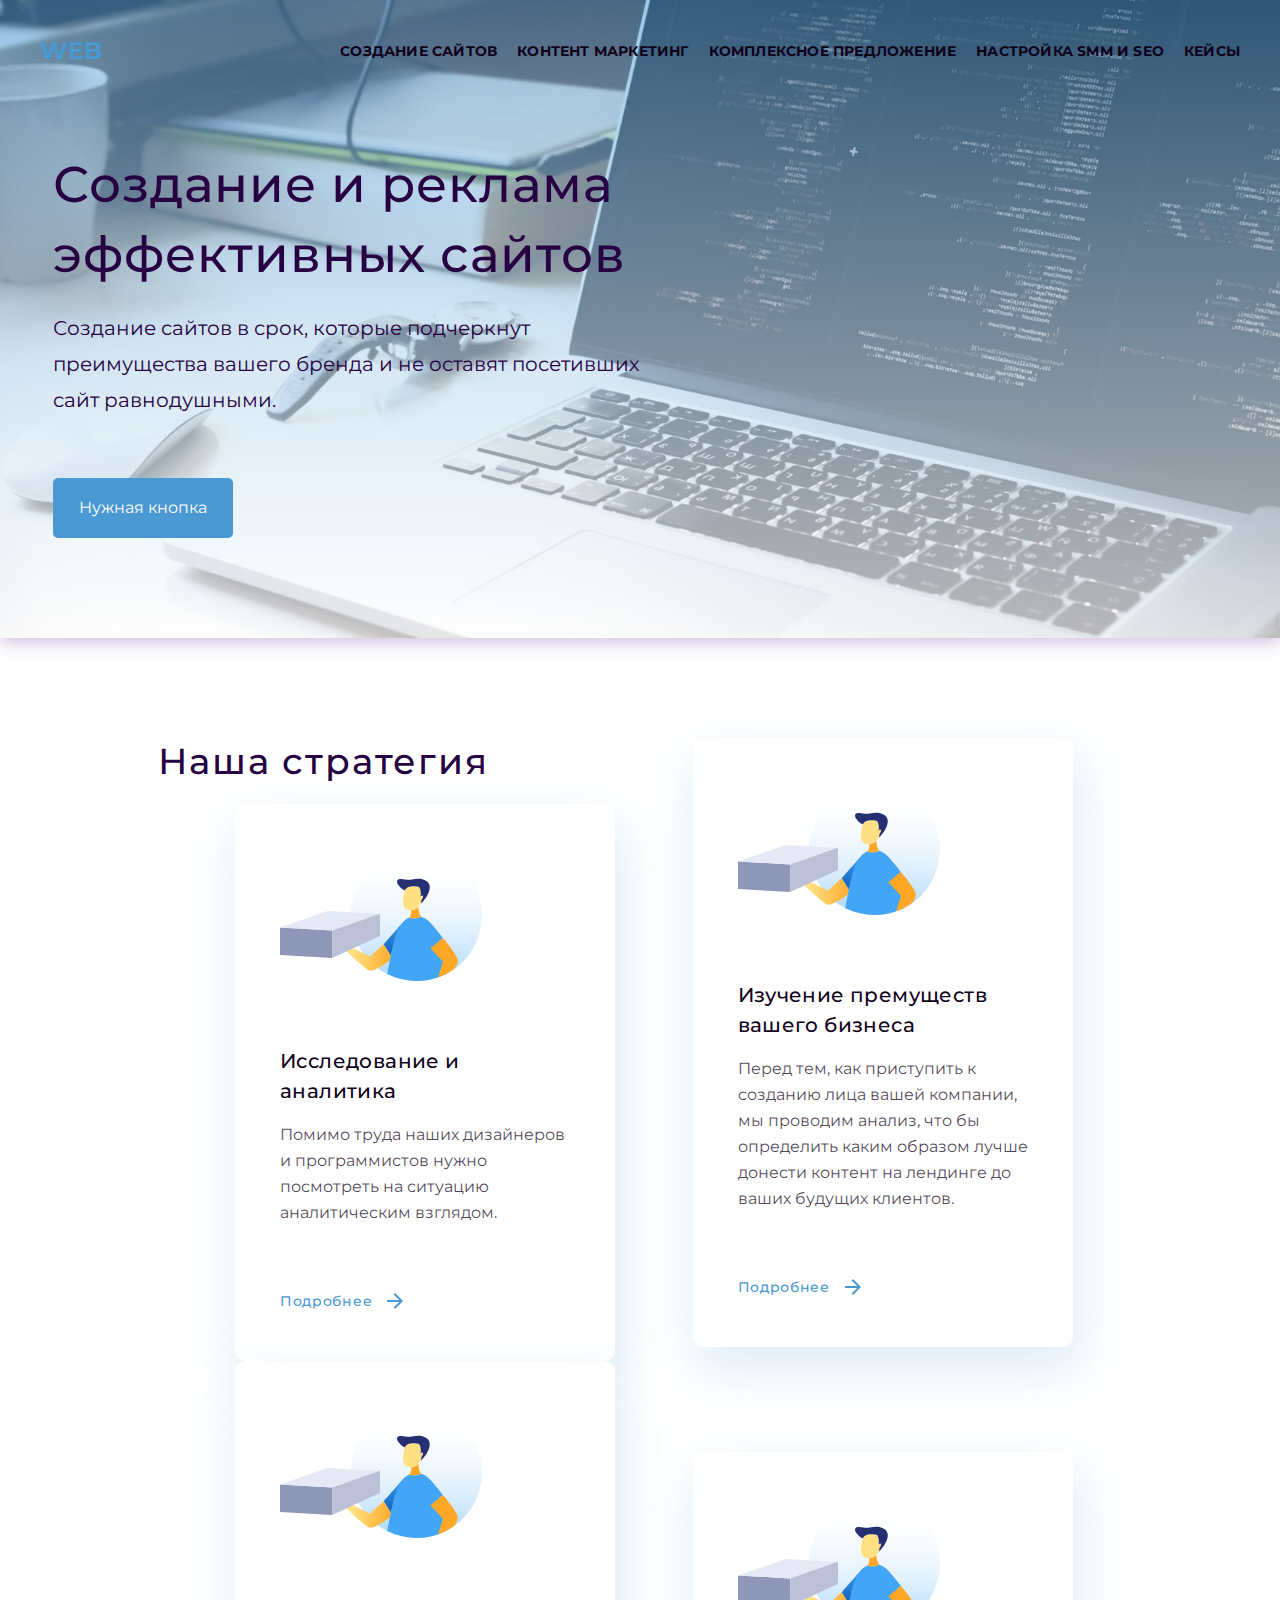
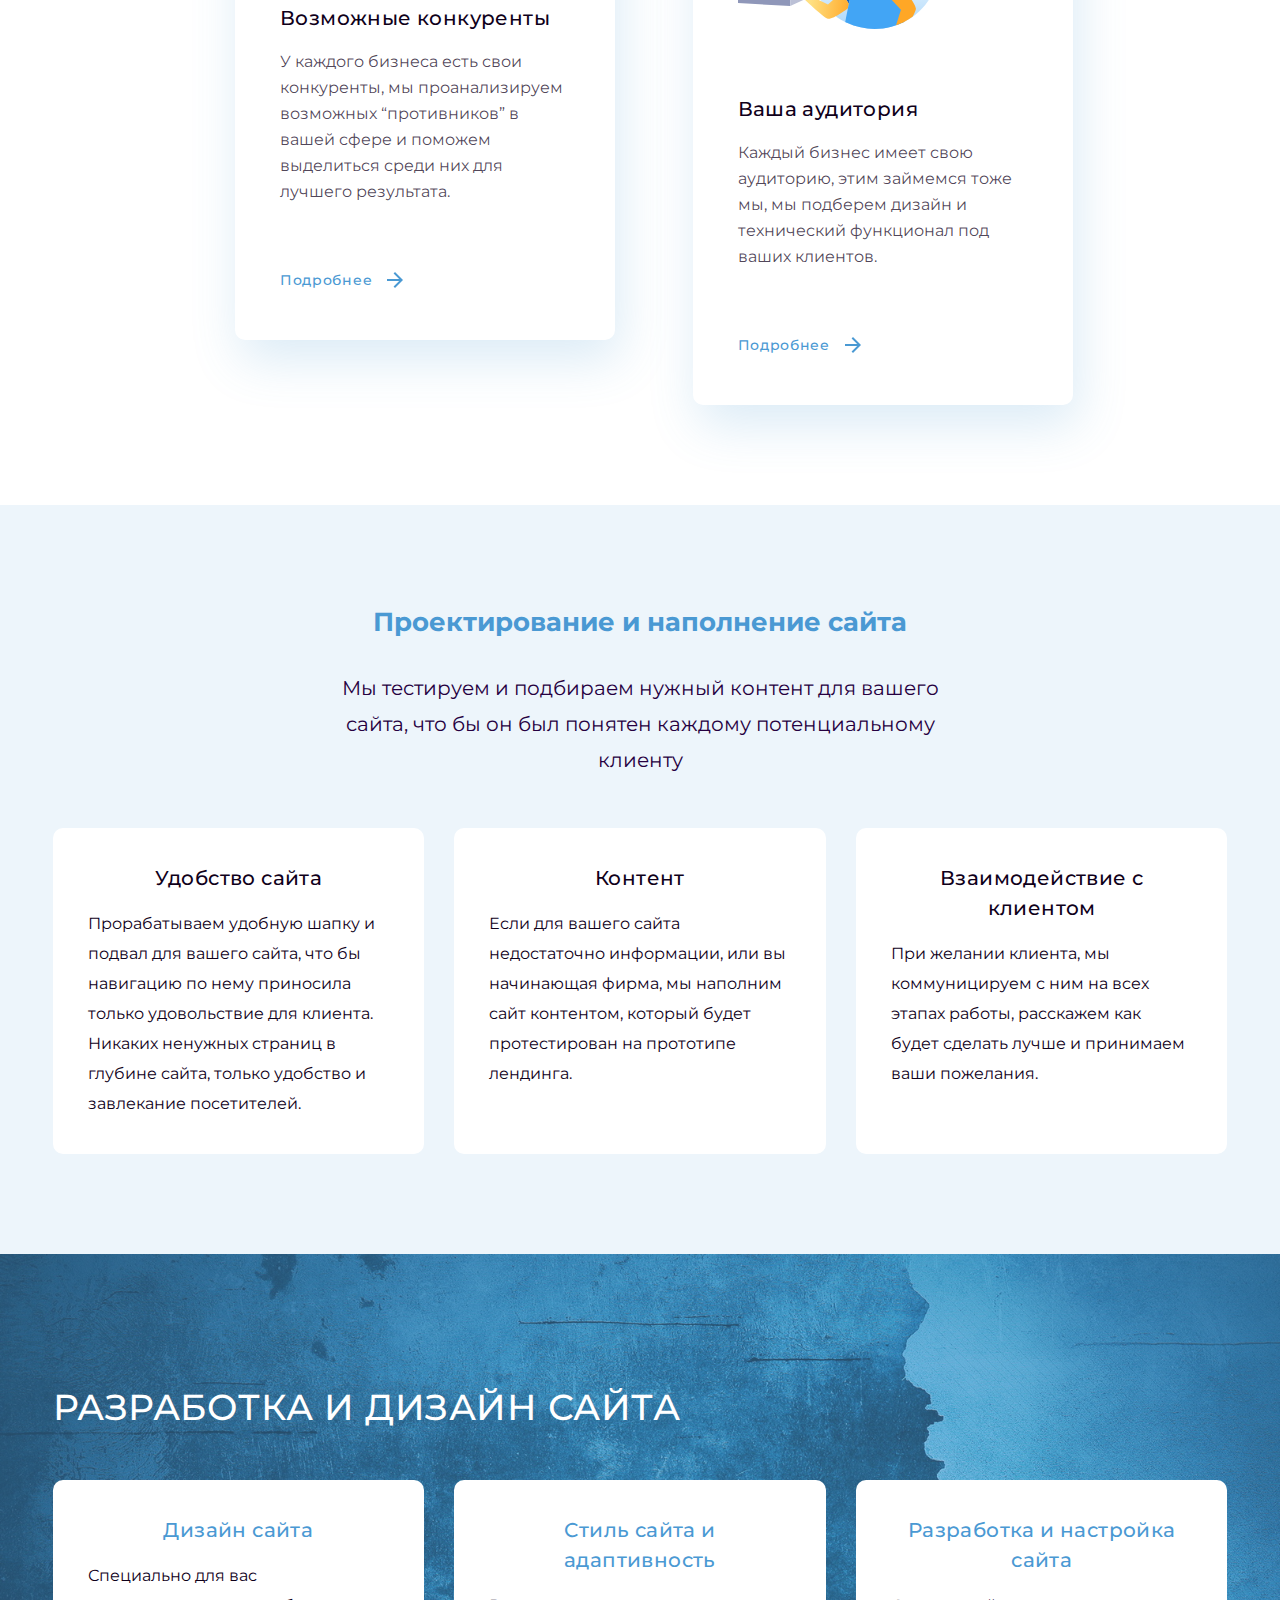
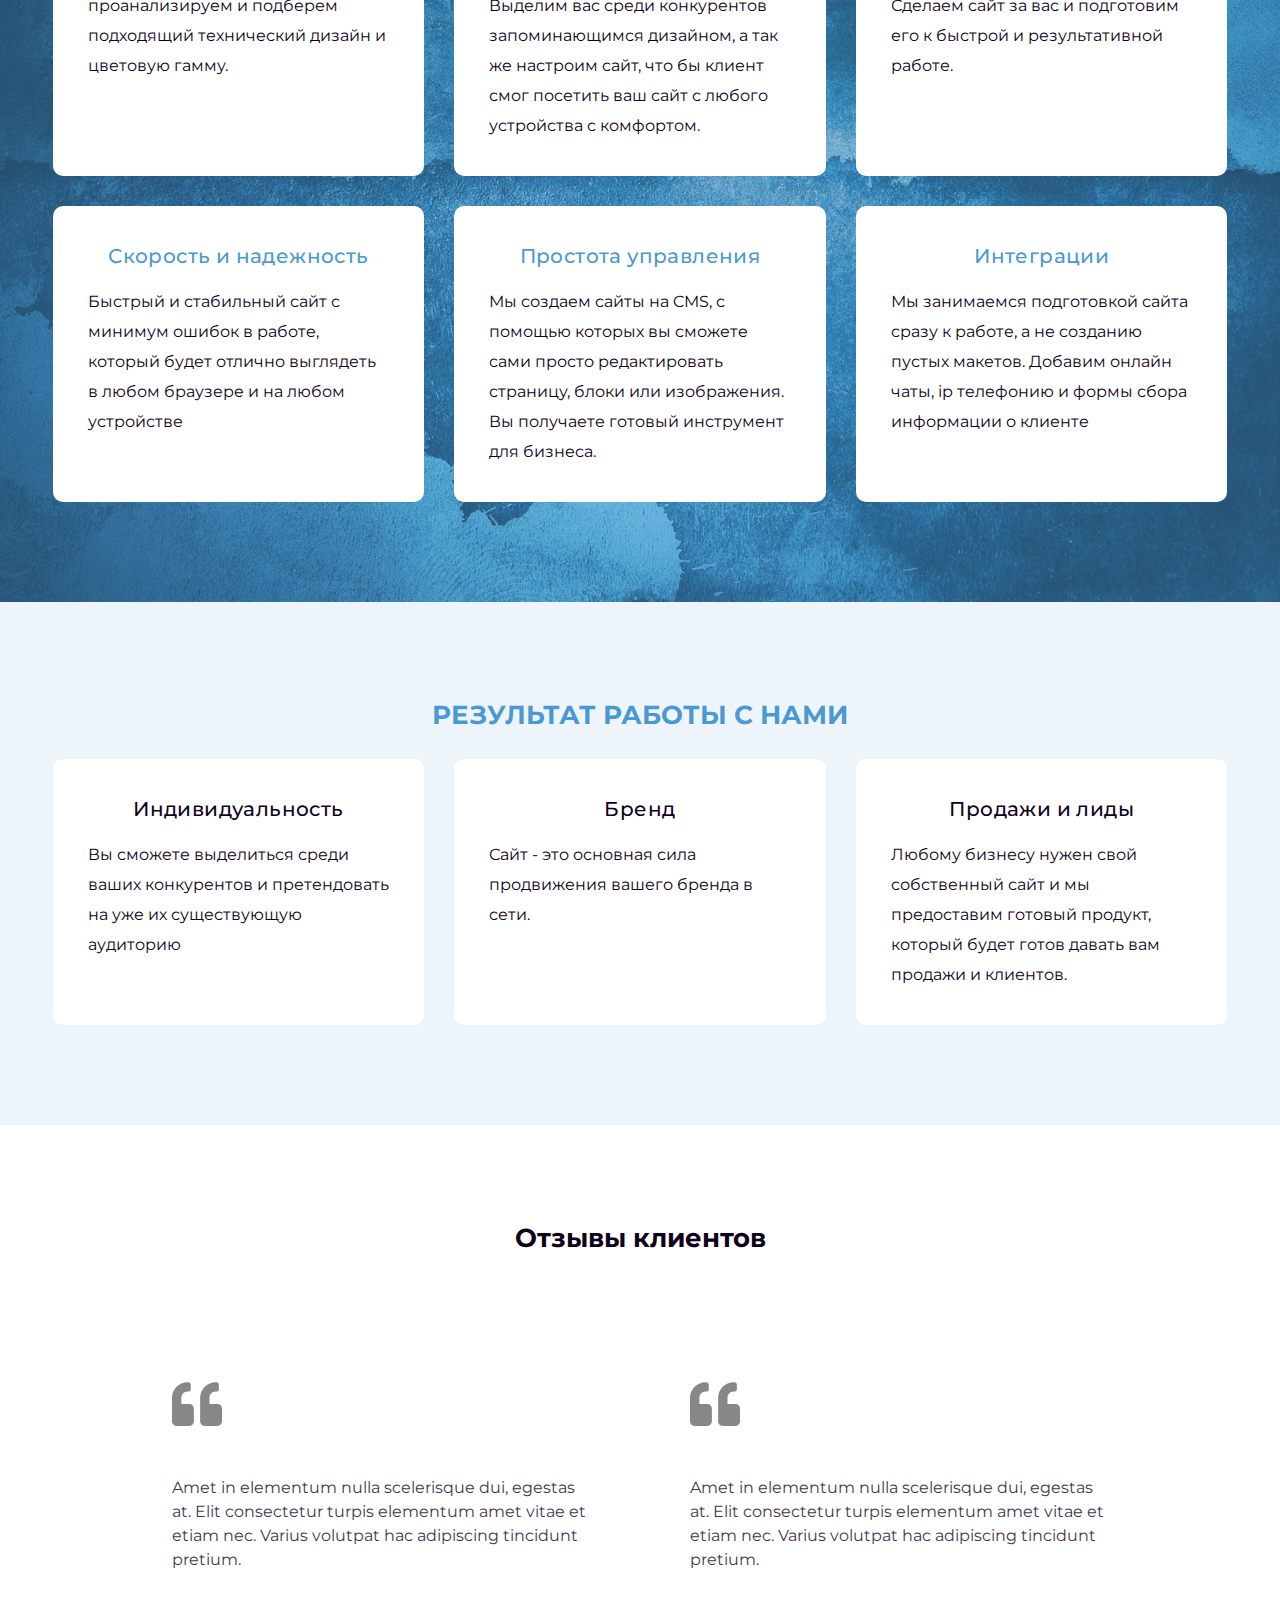
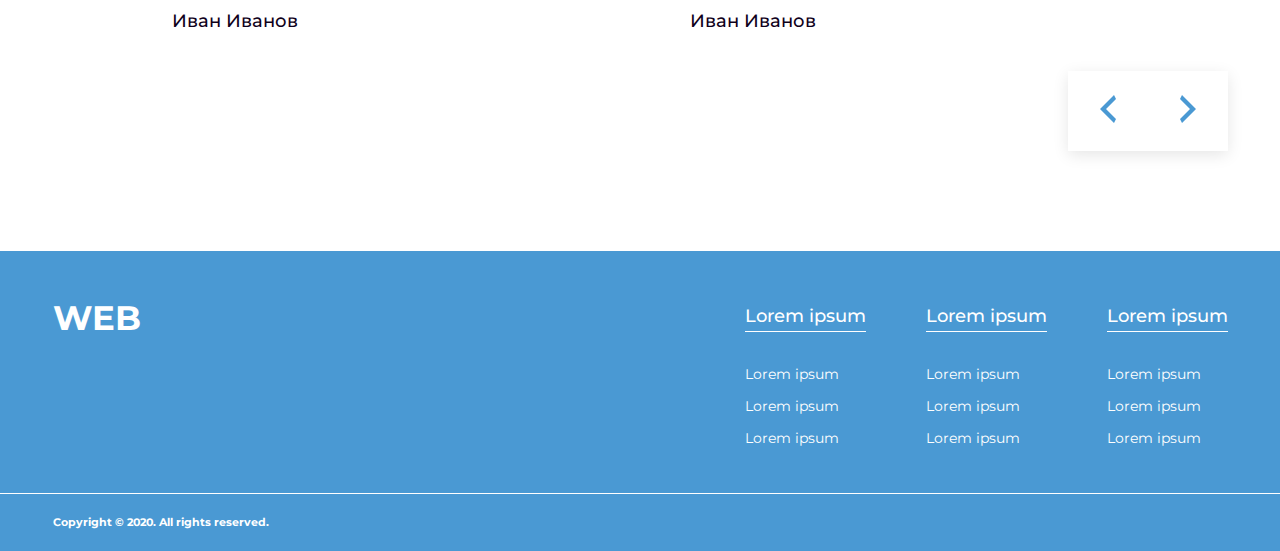
<file: index.html>
<!DOCTYPE html>
<html lang="ru">

<head>
  <meta charset="UTF-8">
  <meta http-equiv="X-UA-Compatible" content="IE=edge">
  <meta name="viewport" content="width=device-width, initial-scale=1.0">
  <title>Document</title>

  <link rel="preconnect" href="https://fonts.googleapis.com">
  <link rel="preconnect" href="https://fonts.gstatic.com" crossorigin>
  <link href="https://fonts.googleapis.com/css2?family=Montserrat:wght@400;500;600;700&display=swap" rel="stylesheet">
  <link rel="stylesheet" href="normalize.css">
  <link rel="stylesheet" href="style.css">
</head>

<body>
  <header class="header">
    <div class="header-container">
      <a class="logo">WEB</a>
      <nav class="nav">
        <ul>
          <li><a href="#">Создание сайтов</a></li>
          <li><a href="#">Контент маркетинг</a></li>
          <li><a href="#">Комплексное предложение</a></li>
          <li><a href="#">Настройка smm и seo</a></li>
          <li><a href="#">Кейсы</a></li>
        </ul>
      </nav>
    </div>
  </header>

  <main>
    <section class="about">
      <div class="container">
        <h1 class="h1">Создание и реклама эффективных сайтов</h1>
        <p class="about-text">Создание сайтов в срок, которые подчеркнут преимущества вашего бренда и не оставят
          посетивших сайт равнодушными.</p>
        <button class="about-btn">Нужная кнопка</button>
      </div>
    </section>
    <section class="services">
      <div class="container">

        <div class="services-list">
          <div class="services-list-one">
            <h2 class="services-title">Наша стратегия</h2>
            <div class="service">
              <svg width="202" height="132" viewBox="0 0 202 132" fill="none" xmlns="http://www.w3.org/2000/svg">
                <path
                  d="M201.995 66C201.988 78.1292 198.67 90.0225 192.403 100.377C186.137 110.731 177.164 119.146 166.467 124.701C165.841 125.031 165.205 125.347 164.564 125.652C164.276 125.795 163.993 125.927 163.7 126.06C161.873 126.905 159.998 127.663 158.075 128.335C156.561 128.869 155.005 129.353 153.435 129.77C138.603 133.752 122.856 132.371 108.93 125.866C108.359 125.596 107.789 125.322 107.228 125.037C96.8012 119.779 87.956 111.81 81.6064 101.952C75.2569 92.0955 71.6334 80.7081 71.1102 68.967C70.587 57.2258 73.1831 45.5568 78.6303 35.1656C84.0775 24.7743 92.1783 16.0377 102.096 9.85855C112.013 3.67936 123.387 0.28168 135.043 0.0165558C146.698 -0.248568 158.213 2.62848 168.396 8.35045C178.58 14.0724 187.063 22.4318 192.97 32.5647C198.877 42.6977 201.992 54.2368 201.995 65.9898V66Z"
                  fill="url(#paint0_linear)" />
                <path
                  d="M110.854 106.742L103.623 95.3554C103.623 95.3554 123.654 72.0116 125.658 70.6321C125.658 70.6321 115.554 87.7201 110.854 106.742Z"
                  fill="url(#paint1_linear)" />
                <path
                  d="M103.623 95.3554L89.9895 107.572L64.9092 95.3554L45.7216 96.4142C45.7216 96.4142 57.6734 100.486 61.0363 100.318L64.4043 100.15C64.4043 100.15 85.0007 120.17 89.737 121.697C94.4734 123.224 110.031 111.252 110.031 111.252L110.934 106.778L103.623 95.3554Z"
                  fill="url(#paint2_linear)" />
                <path
                  d="M141.241 67.8681C139.346 68.7928 137.309 69.385 135.217 69.6191C132.798 69.9856 129.122 68.6316 129.122 68.6316C131.899 66.4276 131.253 61.2304 131.253 61.2304L131.314 61.1999C134.278 60.9708 136.757 59.2758 138.489 57.6367C137.863 62.0856 141.241 67.8681 141.241 67.8681Z"
                  fill="url(#paint3_linear)" />
                <path
                  d="M141.241 51.3147V54.3688C140.451 55.5553 139.53 56.6467 138.494 57.6215C136.762 59.2656 134.283 60.9607 131.319 61.1847C129.972 61.2884 128.62 61.0884 127.36 60.5993C119.281 57.5452 124.962 41.3836 124.962 41.3836C127.527 34.8071 139.14 37.9885 139.14 37.9885C140.695 39.8566 140.993 45.0741 140.933 45.5831C140.674 46.2982 140.335 46.9813 139.923 47.6192C139.923 47.6192 142.129 45.522 142.887 46.9167C143.644 48.3115 141.241 51.3147 141.241 51.3147Z"
                  fill="url(#paint4_linear)" />
                <path
                  d="M141.241 54.379V51.3249C141.241 51.3249 143.639 48.3471 142.882 46.9422C142.124 45.5373 139.918 47.6446 139.918 47.6446C140.33 47.0068 140.669 46.3237 140.928 45.6085C140.988 45.0995 140.736 40.1772 139.135 38.0139C139.135 38.0139 127.522 34.8325 124.956 41.4091C124.956 41.4091 121.634 40.559 118.771 36.5734C114.09 30.0528 119.68 29.2536 125.219 30.5109C131.94 32.038 138.676 27.0292 146.376 32.1194C154.076 37.2096 147.174 48.7797 141.241 54.379Z"
                  fill="#262F72" />
                <path
                  d="M158.707 92.459C162.16 102.823 164.72 114.82 166.468 124.701C165.841 125.031 165.205 125.347 164.564 125.652C164.276 125.795 163.993 125.927 163.7 126.06C161.873 126.905 159.998 127.663 158.075 128.335C156.561 128.869 155.005 129.353 153.435 129.77C138.603 133.752 122.856 132.371 108.93 125.866C108.359 125.596 107.789 125.322 107.228 125.037C108.238 119.809 109.44 113.665 110.849 106.747C111.36 104.24 111.897 101.63 112.459 98.9185C115.353 85.0273 119.503 77.4632 122.932 73.3656L122.967 73.3248C123.618 72.5458 124.324 71.8144 125.078 71.136C125.099 71.1114 125.122 71.0892 125.148 71.0698C125.32 70.9171 125.492 70.7746 125.653 70.6372C127.719 68.9421 129.122 68.6316 129.122 68.6316L129.249 68.6774H129.319C130.416 69.1135 131.566 69.3994 132.738 69.5275H132.935H132.965C133.713 69.5997 134.466 69.6117 135.217 69.5631H135.262C137.346 69.4292 139.376 68.8386 141.211 67.8325C143.361 68.5496 145.387 69.6025 147.214 70.9528C152.435 74.8163 162.953 88.9824 162.953 88.9824L158.707 92.459Z"
                  fill="url(#paint5_linear)" />
                <path
                  d="M177.94 111.802C177.909 113.217 176.632 116.088 174.764 119.57C172.128 121.487 169.353 123.202 166.462 124.701C165.836 125.031 165.2 125.347 164.559 125.652C164.271 125.795 163.988 125.927 163.695 126.06C161.867 126.905 159.992 127.663 158.07 128.335L162.948 112.662L150.325 99.3003L158.702 92.4591L162.948 88.9926C162.948 88.9926 178.071 106.33 177.94 111.802Z"
                  fill="url(#paint6_linear)" />
                <path fill-rule="evenodd" clip-rule="evenodd"
                  d="M52.2179 108.988L0 106.06V78.5035L52.2179 81.4323V108.988Z" fill="#8F97B9" />
                <path fill-rule="evenodd" clip-rule="evenodd"
                  d="M52.2179 81.4656L0 78.4937L47.7123 62L99.9302 64.9719L52.2179 81.4656Z" fill="#E5E8F5" />
                <path fill-rule="evenodd" clip-rule="evenodd"
                  d="M99.9394 86.8963L52.2431 108.943L52.2228 81.4657L99.9252 64.8489L99.9394 86.8963Z"
                  fill="#BBC0D6" />
                <defs>
                  <linearGradient id="paint0_linear" x1="136.788" y1="7.16742" x2="134.512" y2="137.263"
                    gradientUnits="userSpaceOnUse">
                    <stop stop-color="white" stop-opacity="0" />
                    <stop offset="1" stop-color="#64B5F6" stop-opacity="0.6" />
                  </linearGradient>
                  <linearGradient id="paint1_linear" x1="116.231" y1="68.2092" x2="112.383" y2="103.452"
                    gradientUnits="userSpaceOnUse">
                    <stop stop-color="#42A5F5" />
                    <stop offset="1" stop-color="#1565C0" />
                  </linearGradient>
                  <linearGradient id="paint2_linear" x1="72.5338" y1="105.322" x2="114.455" y2="110.833"
                    gradientUnits="userSpaceOnUse">
                    <stop stop-color="#FFE082" />
                    <stop offset="1" stop-color="#FFA726" />
                  </linearGradient>
                  <linearGradient id="paint3_linear" x1="9427.78" y1="2544.52" x2="9430.77" y2="2315.66"
                    gradientUnits="userSpaceOnUse">
                    <stop stop-color="#FFE082" />
                    <stop offset="1" stop-color="#FFA726" />
                  </linearGradient>
                  <linearGradient id="paint4_linear" x1="14997.3" y1="4075.82" x2="15790.5" y2="4075.82"
                    gradientUnits="userSpaceOnUse">
                    <stop stop-color="#FFE082" />
                    <stop offset="1" stop-color="#FFA726" />
                  </linearGradient>
                  <linearGradient id="paint5_linear" x1="42958.6" y1="15103.6" x2="48857.7" y2="20773.6"
                    gradientUnits="userSpaceOnUse">
                    <stop stop-color="#42A5F5" />
                    <stop offset="1" stop-color="#1565C0" />
                  </linearGradient>
                  <linearGradient id="paint6_linear" x1="23019.9" y1="12265.9" x2="22616.5" y2="9747.27"
                    gradientUnits="userSpaceOnUse">
                    <stop stop-color="#FFE082" />
                    <stop offset="1" stop-color="#FFA726" />
                  </linearGradient>
                </defs>
              </svg>
              <div class="service-title">Исследование и аналитика</div>
              <div class="service-text">Помимо труда наших дизайнеров и программистов нужно посмотреть на ситуацию
                аналитическим взглядом.</div>
              <a href="#" class="service-link">
                <span>Подробнее</span>
                <svg width="16" height="16" viewBox="0 0 16 16" fill="none" xmlns="http://www.w3.org/2000/svg">
                  <path d="M8 0L6.59 1.41L12.17 7H0V9H12.17L6.59 14.59L8 16L16 8L8 0Z" fill="#4A99D3" />
                </svg>

              </a>
            </div>

            <div class="service">
              <svg width="202" height="132" viewBox="0 0 202 132" fill="none" xmlns="http://www.w3.org/2000/svg">
                <path
                  d="M201.995 66C201.988 78.1292 198.67 90.0225 192.403 100.377C186.137 110.731 177.164 119.146 166.467 124.701C165.841 125.031 165.205 125.347 164.564 125.652C164.276 125.795 163.993 125.927 163.7 126.06C161.873 126.905 159.998 127.663 158.075 128.335C156.561 128.869 155.005 129.353 153.435 129.77C138.603 133.752 122.856 132.371 108.93 125.866C108.359 125.596 107.789 125.322 107.228 125.037C96.8012 119.779 87.956 111.81 81.6064 101.952C75.2569 92.0955 71.6334 80.7081 71.1102 68.967C70.587 57.2258 73.1831 45.5568 78.6303 35.1656C84.0775 24.7743 92.1783 16.0377 102.096 9.85855C112.013 3.67936 123.387 0.28168 135.043 0.0165558C146.698 -0.248568 158.213 2.62848 168.396 8.35045C178.58 14.0724 187.063 22.4318 192.97 32.5647C198.877 42.6977 201.992 54.2368 201.995 65.9898V66Z"
                  fill="url(#paint0_linear)" />
                <path
                  d="M110.854 106.742L103.623 95.3554C103.623 95.3554 123.654 72.0116 125.658 70.6321C125.658 70.6321 115.554 87.7201 110.854 106.742Z"
                  fill="url(#paint1_linear)" />
                <path
                  d="M103.623 95.3554L89.9895 107.572L64.9092 95.3554L45.7216 96.4142C45.7216 96.4142 57.6734 100.486 61.0363 100.318L64.4043 100.15C64.4043 100.15 85.0007 120.17 89.737 121.697C94.4734 123.224 110.031 111.252 110.031 111.252L110.934 106.778L103.623 95.3554Z"
                  fill="url(#paint2_linear)" />
                <path
                  d="M141.241 67.8681C139.346 68.7928 137.309 69.385 135.217 69.6191C132.798 69.9856 129.122 68.6316 129.122 68.6316C131.899 66.4276 131.253 61.2304 131.253 61.2304L131.314 61.1999C134.278 60.9708 136.757 59.2758 138.489 57.6367C137.863 62.0856 141.241 67.8681 141.241 67.8681Z"
                  fill="url(#paint3_linear)" />
                <path
                  d="M141.241 51.3147V54.3688C140.451 55.5553 139.53 56.6467 138.494 57.6215C136.762 59.2656 134.283 60.9607 131.319 61.1847C129.972 61.2884 128.62 61.0884 127.36 60.5993C119.281 57.5452 124.962 41.3836 124.962 41.3836C127.527 34.8071 139.14 37.9885 139.14 37.9885C140.695 39.8566 140.993 45.0741 140.933 45.5831C140.674 46.2982 140.335 46.9813 139.923 47.6192C139.923 47.6192 142.129 45.522 142.887 46.9167C143.644 48.3115 141.241 51.3147 141.241 51.3147Z"
                  fill="url(#paint4_linear)" />
                <path
                  d="M141.241 54.379V51.3249C141.241 51.3249 143.639 48.3471 142.882 46.9422C142.124 45.5373 139.918 47.6446 139.918 47.6446C140.33 47.0068 140.669 46.3237 140.928 45.6085C140.988 45.0995 140.736 40.1772 139.135 38.0139C139.135 38.0139 127.522 34.8325 124.956 41.4091C124.956 41.4091 121.634 40.559 118.771 36.5734C114.09 30.0528 119.68 29.2536 125.219 30.5109C131.94 32.038 138.676 27.0292 146.376 32.1194C154.076 37.2096 147.174 48.7797 141.241 54.379Z"
                  fill="#262F72" />
                <path
                  d="M158.707 92.459C162.16 102.823 164.72 114.82 166.468 124.701C165.841 125.031 165.205 125.347 164.564 125.652C164.276 125.795 163.993 125.927 163.7 126.06C161.873 126.905 159.998 127.663 158.075 128.335C156.561 128.869 155.005 129.353 153.435 129.77C138.603 133.752 122.856 132.371 108.93 125.866C108.359 125.596 107.789 125.322 107.228 125.037C108.238 119.809 109.44 113.665 110.849 106.747C111.36 104.24 111.897 101.63 112.459 98.9185C115.353 85.0273 119.503 77.4632 122.932 73.3656L122.967 73.3248C123.618 72.5458 124.324 71.8144 125.078 71.136C125.099 71.1114 125.122 71.0892 125.148 71.0698C125.32 70.9171 125.492 70.7746 125.653 70.6372C127.719 68.9421 129.122 68.6316 129.122 68.6316L129.249 68.6774H129.319C130.416 69.1135 131.566 69.3994 132.738 69.5275H132.935H132.965C133.713 69.5997 134.466 69.6117 135.217 69.5631H135.262C137.346 69.4292 139.376 68.8386 141.211 67.8325C143.361 68.5496 145.387 69.6025 147.214 70.9528C152.435 74.8163 162.953 88.9824 162.953 88.9824L158.707 92.459Z"
                  fill="url(#paint5_linear)" />
                <path
                  d="M177.94 111.802C177.909 113.217 176.632 116.088 174.764 119.57C172.128 121.487 169.353 123.202 166.462 124.701C165.836 125.031 165.2 125.347 164.559 125.652C164.271 125.795 163.988 125.927 163.695 126.06C161.867 126.905 159.992 127.663 158.07 128.335L162.948 112.662L150.325 99.3003L158.702 92.4591L162.948 88.9926C162.948 88.9926 178.071 106.33 177.94 111.802Z"
                  fill="url(#paint6_linear)" />
                <path fill-rule="evenodd" clip-rule="evenodd"
                  d="M52.2179 108.988L0 106.06V78.5035L52.2179 81.4323V108.988Z" fill="#8F97B9" />
                <path fill-rule="evenodd" clip-rule="evenodd"
                  d="M52.2179 81.4656L0 78.4937L47.7123 62L99.9302 64.9719L52.2179 81.4656Z" fill="#E5E8F5" />
                <path fill-rule="evenodd" clip-rule="evenodd"
                  d="M99.9394 86.8963L52.2431 108.943L52.2228 81.4657L99.9252 64.8489L99.9394 86.8963Z"
                  fill="#BBC0D6" />
                <defs>
                  <linearGradient id="paint0_linear" x1="136.788" y1="7.16742" x2="134.512" y2="137.263"
                    gradientUnits="userSpaceOnUse">
                    <stop stop-color="white" stop-opacity="0" />
                    <stop offset="1" stop-color="#64B5F6" stop-opacity="0.6" />
                  </linearGradient>
                  <linearGradient id="paint1_linear" x1="116.231" y1="68.2092" x2="112.383" y2="103.452"
                    gradientUnits="userSpaceOnUse">
                    <stop stop-color="#42A5F5" />
                    <stop offset="1" stop-color="#1565C0" />
                  </linearGradient>
                  <linearGradient id="paint2_linear" x1="72.5338" y1="105.322" x2="114.455" y2="110.833"
                    gradientUnits="userSpaceOnUse">
                    <stop stop-color="#FFE082" />
                    <stop offset="1" stop-color="#FFA726" />
                  </linearGradient>
                  <linearGradient id="paint3_linear" x1="9427.78" y1="2544.52" x2="9430.77" y2="2315.66"
                    gradientUnits="userSpaceOnUse">
                    <stop stop-color="#FFE082" />
                    <stop offset="1" stop-color="#FFA726" />
                  </linearGradient>
                  <linearGradient id="paint4_linear" x1="14997.3" y1="4075.82" x2="15790.5" y2="4075.82"
                    gradientUnits="userSpaceOnUse">
                    <stop stop-color="#FFE082" />
                    <stop offset="1" stop-color="#FFA726" />
                  </linearGradient>
                  <linearGradient id="paint5_linear" x1="42958.6" y1="15103.6" x2="48857.7" y2="20773.6"
                    gradientUnits="userSpaceOnUse">
                    <stop stop-color="#42A5F5" />
                    <stop offset="1" stop-color="#1565C0" />
                  </linearGradient>
                  <linearGradient id="paint6_linear" x1="23019.9" y1="12265.9" x2="22616.5" y2="9747.27"
                    gradientUnits="userSpaceOnUse">
                    <stop stop-color="#FFE082" />
                    <stop offset="1" stop-color="#FFA726" />
                  </linearGradient>
                </defs>
              </svg>
              <div class="service-title">Возможные конкуренты</div>
              <div class="service-text">У каждого бизнеса есть свои конкуренты, мы проанализируем возможных
                “противников” в вашей сфере и поможем выделиться среди них для лучшего результата.</div>
              <a href="#" class="service-link">
                <span>Подробнее</span>
                <svg width="16" height="16" viewBox="0 0 16 16" fill="none" xmlns="http://www.w3.org/2000/svg">
                  <path d="M8 0L6.59 1.41L12.17 7H0V9H12.17L6.59 14.59L8 16L16 8L8 0Z" fill="#4A99D3" />
                </svg>

              </a>
            </div>

          </div>
          <div class="service-list-two">
            <div class="service">
              <svg width="202" height="132" viewBox="0 0 202 132" fill="none" xmlns="http://www.w3.org/2000/svg">
                <path
                  d="M201.995 66C201.988 78.1292 198.67 90.0225 192.403 100.377C186.137 110.731 177.164 119.146 166.467 124.701C165.841 125.031 165.205 125.347 164.564 125.652C164.276 125.795 163.993 125.927 163.7 126.06C161.873 126.905 159.998 127.663 158.075 128.335C156.561 128.869 155.005 129.353 153.435 129.77C138.603 133.752 122.856 132.371 108.93 125.866C108.359 125.596 107.789 125.322 107.228 125.037C96.8012 119.779 87.956 111.81 81.6064 101.952C75.2569 92.0955 71.6334 80.7081 71.1102 68.967C70.587 57.2258 73.1831 45.5568 78.6303 35.1656C84.0775 24.7743 92.1783 16.0377 102.096 9.85855C112.013 3.67936 123.387 0.28168 135.043 0.0165558C146.698 -0.248568 158.213 2.62848 168.396 8.35045C178.58 14.0724 187.063 22.4318 192.97 32.5647C198.877 42.6977 201.992 54.2368 201.995 65.9898V66Z"
                  fill="url(#paint0_linear)" />
                <path
                  d="M110.854 106.742L103.623 95.3554C103.623 95.3554 123.654 72.0116 125.658 70.6321C125.658 70.6321 115.554 87.7201 110.854 106.742Z"
                  fill="url(#paint1_linear)" />
                <path
                  d="M103.623 95.3554L89.9895 107.572L64.9092 95.3554L45.7216 96.4142C45.7216 96.4142 57.6734 100.486 61.0363 100.318L64.4043 100.15C64.4043 100.15 85.0007 120.17 89.737 121.697C94.4734 123.224 110.031 111.252 110.031 111.252L110.934 106.778L103.623 95.3554Z"
                  fill="url(#paint2_linear)" />
                <path
                  d="M141.241 67.8681C139.346 68.7928 137.309 69.385 135.217 69.6191C132.798 69.9856 129.122 68.6316 129.122 68.6316C131.899 66.4276 131.253 61.2304 131.253 61.2304L131.314 61.1999C134.278 60.9708 136.757 59.2758 138.489 57.6367C137.863 62.0856 141.241 67.8681 141.241 67.8681Z"
                  fill="url(#paint3_linear)" />
                <path
                  d="M141.241 51.3147V54.3688C140.451 55.5553 139.53 56.6467 138.494 57.6215C136.762 59.2656 134.283 60.9607 131.319 61.1847C129.972 61.2884 128.62 61.0884 127.36 60.5993C119.281 57.5452 124.962 41.3836 124.962 41.3836C127.527 34.8071 139.14 37.9885 139.14 37.9885C140.695 39.8566 140.993 45.0741 140.933 45.5831C140.674 46.2982 140.335 46.9813 139.923 47.6192C139.923 47.6192 142.129 45.522 142.887 46.9167C143.644 48.3115 141.241 51.3147 141.241 51.3147Z"
                  fill="url(#paint4_linear)" />
                <path
                  d="M141.241 54.379V51.3249C141.241 51.3249 143.639 48.3471 142.882 46.9422C142.124 45.5373 139.918 47.6446 139.918 47.6446C140.33 47.0068 140.669 46.3237 140.928 45.6085C140.988 45.0995 140.736 40.1772 139.135 38.0139C139.135 38.0139 127.522 34.8325 124.956 41.4091C124.956 41.4091 121.634 40.559 118.771 36.5734C114.09 30.0528 119.68 29.2536 125.219 30.5109C131.94 32.038 138.676 27.0292 146.376 32.1194C154.076 37.2096 147.174 48.7797 141.241 54.379Z"
                  fill="#262F72" />
                <path
                  d="M158.707 92.459C162.16 102.823 164.72 114.82 166.468 124.701C165.841 125.031 165.205 125.347 164.564 125.652C164.276 125.795 163.993 125.927 163.7 126.06C161.873 126.905 159.998 127.663 158.075 128.335C156.561 128.869 155.005 129.353 153.435 129.77C138.603 133.752 122.856 132.371 108.93 125.866C108.359 125.596 107.789 125.322 107.228 125.037C108.238 119.809 109.44 113.665 110.849 106.747C111.36 104.24 111.897 101.63 112.459 98.9185C115.353 85.0273 119.503 77.4632 122.932 73.3656L122.967 73.3248C123.618 72.5458 124.324 71.8144 125.078 71.136C125.099 71.1114 125.122 71.0892 125.148 71.0698C125.32 70.9171 125.492 70.7746 125.653 70.6372C127.719 68.9421 129.122 68.6316 129.122 68.6316L129.249 68.6774H129.319C130.416 69.1135 131.566 69.3994 132.738 69.5275H132.935H132.965C133.713 69.5997 134.466 69.6117 135.217 69.5631H135.262C137.346 69.4292 139.376 68.8386 141.211 67.8325C143.361 68.5496 145.387 69.6025 147.214 70.9528C152.435 74.8163 162.953 88.9824 162.953 88.9824L158.707 92.459Z"
                  fill="url(#paint5_linear)" />
                <path
                  d="M177.94 111.802C177.909 113.217 176.632 116.088 174.764 119.57C172.128 121.487 169.353 123.202 166.462 124.701C165.836 125.031 165.2 125.347 164.559 125.652C164.271 125.795 163.988 125.927 163.695 126.06C161.867 126.905 159.992 127.663 158.07 128.335L162.948 112.662L150.325 99.3003L158.702 92.4591L162.948 88.9926C162.948 88.9926 178.071 106.33 177.94 111.802Z"
                  fill="url(#paint6_linear)" />
                <path fill-rule="evenodd" clip-rule="evenodd"
                  d="M52.2179 108.988L0 106.06V78.5035L52.2179 81.4323V108.988Z" fill="#8F97B9" />
                <path fill-rule="evenodd" clip-rule="evenodd"
                  d="M52.2179 81.4656L0 78.4937L47.7123 62L99.9302 64.9719L52.2179 81.4656Z" fill="#E5E8F5" />
                <path fill-rule="evenodd" clip-rule="evenodd"
                  d="M99.9394 86.8963L52.2431 108.943L52.2228 81.4657L99.9252 64.8489L99.9394 86.8963Z"
                  fill="#BBC0D6" />
                <defs>
                  <linearGradient id="paint0_linear" x1="136.788" y1="7.16742" x2="134.512" y2="137.263"
                    gradientUnits="userSpaceOnUse">
                    <stop stop-color="white" stop-opacity="0" />
                    <stop offset="1" stop-color="#64B5F6" stop-opacity="0.6" />
                  </linearGradient>
                  <linearGradient id="paint1_linear" x1="116.231" y1="68.2092" x2="112.383" y2="103.452"
                    gradientUnits="userSpaceOnUse">
                    <stop stop-color="#42A5F5" />
                    <stop offset="1" stop-color="#1565C0" />
                  </linearGradient>
                  <linearGradient id="paint2_linear" x1="72.5338" y1="105.322" x2="114.455" y2="110.833"
                    gradientUnits="userSpaceOnUse">
                    <stop stop-color="#FFE082" />
                    <stop offset="1" stop-color="#FFA726" />
                  </linearGradient>
                  <linearGradient id="paint3_linear" x1="9427.78" y1="2544.52" x2="9430.77" y2="2315.66"
                    gradientUnits="userSpaceOnUse">
                    <stop stop-color="#FFE082" />
                    <stop offset="1" stop-color="#FFA726" />
                  </linearGradient>
                  <linearGradient id="paint4_linear" x1="14997.3" y1="4075.82" x2="15790.5" y2="4075.82"
                    gradientUnits="userSpaceOnUse">
                    <stop stop-color="#FFE082" />
                    <stop offset="1" stop-color="#FFA726" />
                  </linearGradient>
                  <linearGradient id="paint5_linear" x1="42958.6" y1="15103.6" x2="48857.7" y2="20773.6"
                    gradientUnits="userSpaceOnUse">
                    <stop stop-color="#42A5F5" />
                    <stop offset="1" stop-color="#1565C0" />
                  </linearGradient>
                  <linearGradient id="paint6_linear" x1="23019.9" y1="12265.9" x2="22616.5" y2="9747.27"
                    gradientUnits="userSpaceOnUse">
                    <stop stop-color="#FFE082" />
                    <stop offset="1" stop-color="#FFA726" />
                  </linearGradient>
                </defs>
              </svg>
              <div class="service-title">Изучение премуществ вашего бизнеса</div>
              <div class="service-text">Перед тем, как приступить к созданию лица вашей компании, мы проводим анализ,
                что бы определить каким образом лучше донести контент на лендинге до ваших будущих клиентов.</div>
              <a href="#" class="service-link">
                <span>Подробнее</span>
                <svg width="16" height="16" viewBox="0 0 16 16" fill="none" xmlns="http://www.w3.org/2000/svg">
                  <path d="M8 0L6.59 1.41L12.17 7H0V9H12.17L6.59 14.59L8 16L16 8L8 0Z" fill="#4A99D3" />
                </svg>

              </a>
            </div>
            <div class="service service-l">
              <svg width="202" height="132" viewBox="0 0 202 132" fill="none" xmlns="http://www.w3.org/2000/svg">
                <path
                  d="M201.995 66C201.988 78.1292 198.67 90.0225 192.403 100.377C186.137 110.731 177.164 119.146 166.467 124.701C165.841 125.031 165.205 125.347 164.564 125.652C164.276 125.795 163.993 125.927 163.7 126.06C161.873 126.905 159.998 127.663 158.075 128.335C156.561 128.869 155.005 129.353 153.435 129.77C138.603 133.752 122.856 132.371 108.93 125.866C108.359 125.596 107.789 125.322 107.228 125.037C96.8012 119.779 87.956 111.81 81.6064 101.952C75.2569 92.0955 71.6334 80.7081 71.1102 68.967C70.587 57.2258 73.1831 45.5568 78.6303 35.1656C84.0775 24.7743 92.1783 16.0377 102.096 9.85855C112.013 3.67936 123.387 0.28168 135.043 0.0165558C146.698 -0.248568 158.213 2.62848 168.396 8.35045C178.58 14.0724 187.063 22.4318 192.97 32.5647C198.877 42.6977 201.992 54.2368 201.995 65.9898V66Z"
                  fill="url(#paint0_linear)" />
                <path
                  d="M110.854 106.742L103.623 95.3554C103.623 95.3554 123.654 72.0116 125.658 70.6321C125.658 70.6321 115.554 87.7201 110.854 106.742Z"
                  fill="url(#paint1_linear)" />
                <path
                  d="M103.623 95.3554L89.9895 107.572L64.9092 95.3554L45.7216 96.4142C45.7216 96.4142 57.6734 100.486 61.0363 100.318L64.4043 100.15C64.4043 100.15 85.0007 120.17 89.737 121.697C94.4734 123.224 110.031 111.252 110.031 111.252L110.934 106.778L103.623 95.3554Z"
                  fill="url(#paint2_linear)" />
                <path
                  d="M141.241 67.8681C139.346 68.7928 137.309 69.385 135.217 69.6191C132.798 69.9856 129.122 68.6316 129.122 68.6316C131.899 66.4276 131.253 61.2304 131.253 61.2304L131.314 61.1999C134.278 60.9708 136.757 59.2758 138.489 57.6367C137.863 62.0856 141.241 67.8681 141.241 67.8681Z"
                  fill="url(#paint3_linear)" />
                <path
                  d="M141.241 51.3147V54.3688C140.451 55.5553 139.53 56.6467 138.494 57.6215C136.762 59.2656 134.283 60.9607 131.319 61.1847C129.972 61.2884 128.62 61.0884 127.36 60.5993C119.281 57.5452 124.962 41.3836 124.962 41.3836C127.527 34.8071 139.14 37.9885 139.14 37.9885C140.695 39.8566 140.993 45.0741 140.933 45.5831C140.674 46.2982 140.335 46.9813 139.923 47.6192C139.923 47.6192 142.129 45.522 142.887 46.9167C143.644 48.3115 141.241 51.3147 141.241 51.3147Z"
                  fill="url(#paint4_linear)" />
                <path
                  d="M141.241 54.379V51.3249C141.241 51.3249 143.639 48.3471 142.882 46.9422C142.124 45.5373 139.918 47.6446 139.918 47.6446C140.33 47.0068 140.669 46.3237 140.928 45.6085C140.988 45.0995 140.736 40.1772 139.135 38.0139C139.135 38.0139 127.522 34.8325 124.956 41.4091C124.956 41.4091 121.634 40.559 118.771 36.5734C114.09 30.0528 119.68 29.2536 125.219 30.5109C131.94 32.038 138.676 27.0292 146.376 32.1194C154.076 37.2096 147.174 48.7797 141.241 54.379Z"
                  fill="#262F72" />
                <path
                  d="M158.707 92.459C162.16 102.823 164.72 114.82 166.468 124.701C165.841 125.031 165.205 125.347 164.564 125.652C164.276 125.795 163.993 125.927 163.7 126.06C161.873 126.905 159.998 127.663 158.075 128.335C156.561 128.869 155.005 129.353 153.435 129.77C138.603 133.752 122.856 132.371 108.93 125.866C108.359 125.596 107.789 125.322 107.228 125.037C108.238 119.809 109.44 113.665 110.849 106.747C111.36 104.24 111.897 101.63 112.459 98.9185C115.353 85.0273 119.503 77.4632 122.932 73.3656L122.967 73.3248C123.618 72.5458 124.324 71.8144 125.078 71.136C125.099 71.1114 125.122 71.0892 125.148 71.0698C125.32 70.9171 125.492 70.7746 125.653 70.6372C127.719 68.9421 129.122 68.6316 129.122 68.6316L129.249 68.6774H129.319C130.416 69.1135 131.566 69.3994 132.738 69.5275H132.935H132.965C133.713 69.5997 134.466 69.6117 135.217 69.5631H135.262C137.346 69.4292 139.376 68.8386 141.211 67.8325C143.361 68.5496 145.387 69.6025 147.214 70.9528C152.435 74.8163 162.953 88.9824 162.953 88.9824L158.707 92.459Z"
                  fill="url(#paint5_linear)" />
                <path
                  d="M177.94 111.802C177.909 113.217 176.632 116.088 174.764 119.57C172.128 121.487 169.353 123.202 166.462 124.701C165.836 125.031 165.2 125.347 164.559 125.652C164.271 125.795 163.988 125.927 163.695 126.06C161.867 126.905 159.992 127.663 158.07 128.335L162.948 112.662L150.325 99.3003L158.702 92.4591L162.948 88.9926C162.948 88.9926 178.071 106.33 177.94 111.802Z"
                  fill="url(#paint6_linear)" />
                <path fill-rule="evenodd" clip-rule="evenodd"
                  d="M52.2179 108.988L0 106.06V78.5035L52.2179 81.4323V108.988Z" fill="#8F97B9" />
                <path fill-rule="evenodd" clip-rule="evenodd"
                  d="M52.2179 81.4656L0 78.4937L47.7123 62L99.9302 64.9719L52.2179 81.4656Z" fill="#E5E8F5" />
                <path fill-rule="evenodd" clip-rule="evenodd"
                  d="M99.9394 86.8963L52.2431 108.943L52.2228 81.4657L99.9252 64.8489L99.9394 86.8963Z"
                  fill="#BBC0D6" />
                <defs>
                  <linearGradient id="paint0_linear" x1="136.788" y1="7.16742" x2="134.512" y2="137.263"
                    gradientUnits="userSpaceOnUse">
                    <stop stop-color="white" stop-opacity="0" />
                    <stop offset="1" stop-color="#64B5F6" stop-opacity="0.6" />
                  </linearGradient>
                  <linearGradient id="paint1_linear" x1="116.231" y1="68.2092" x2="112.383" y2="103.452"
                    gradientUnits="userSpaceOnUse">
                    <stop stop-color="#42A5F5" />
                    <stop offset="1" stop-color="#1565C0" />
                  </linearGradient>
                  <linearGradient id="paint2_linear" x1="72.5338" y1="105.322" x2="114.455" y2="110.833"
                    gradientUnits="userSpaceOnUse">
                    <stop stop-color="#FFE082" />
                    <stop offset="1" stop-color="#FFA726" />
                  </linearGradient>
                  <linearGradient id="paint3_linear" x1="9427.78" y1="2544.52" x2="9430.77" y2="2315.66"
                    gradientUnits="userSpaceOnUse">
                    <stop stop-color="#FFE082" />
                    <stop offset="1" stop-color="#FFA726" />
                  </linearGradient>
                  <linearGradient id="paint4_linear" x1="14997.3" y1="4075.82" x2="15790.5" y2="4075.82"
                    gradientUnits="userSpaceOnUse">
                    <stop stop-color="#FFE082" />
                    <stop offset="1" stop-color="#FFA726" />
                  </linearGradient>
                  <linearGradient id="paint5_linear" x1="42958.6" y1="15103.6" x2="48857.7" y2="20773.6"
                    gradientUnits="userSpaceOnUse">
                    <stop stop-color="#42A5F5" />
                    <stop offset="1" stop-color="#1565C0" />
                  </linearGradient>
                  <linearGradient id="paint6_linear" x1="23019.9" y1="12265.9" x2="22616.5" y2="9747.27"
                    gradientUnits="userSpaceOnUse">
                    <stop stop-color="#FFE082" />
                    <stop offset="1" stop-color="#FFA726" />
                  </linearGradient>
                </defs>
              </svg>
              <div class="service-title">Ваша аудитория</div>
              <div class="service-text">Каждый бизнес имеет свою аудиторию, этим займемся тоже мы, мы подберем дизайн и
                технический функционал под ваших клиентов.</div>
              <a href="#" class="service-link">
                <span>Подробнее</span>
                <svg width="16" height="16" viewBox="0 0 16 16" fill="none" xmlns="http://www.w3.org/2000/svg">
                  <path d="M8 0L6.59 1.41L12.17 7H0V9H12.17L6.59 14.59L8 16L16 8L8 0Z" fill="#4A99D3" />
                </svg>

              </a>
            </div>
          </div>
        </div>

      </div>
    </section>
    <!-- <section class="advantages">
      <div class="container">
        <h2 class="advantages-title">Наши преимущества</h2>
        <div class="advantages-list">
          <div class="advantage">
            <svg width="60" height="60" viewBox="0 0 60 60" fill="none" xmlns="http://www.w3.org/2000/svg">
              <path
                d="M26.25 31.1063L21.3937 26.25L18.75 28.8937L26.25 36.3937L41.25 21.3937L38.6063 18.75L26.25 31.1063Z"
                fill="#D3844A" />
              <path
                d="M30 56.25L18.42 50.0756C15.1188 48.3193 12.3581 45.6972 10.4342 42.4907C8.5104 39.2842 7.49604 35.6144 7.50001 31.875V7.5C7.501 6.50574 7.89641 5.55249 8.59946 4.84945C9.3025 4.1464 10.2558 3.75099 11.25 3.75H48.75C49.7443 3.75099 50.6975 4.1464 51.4006 4.84945C52.1036 5.55249 52.499 6.50574 52.5 7.5V31.875C52.504 35.6144 51.4896 39.2842 49.5658 42.4907C47.6419 45.6972 44.8813 48.3193 41.58 50.0756L30 56.25ZM11.25 7.5V31.875C11.2469 34.9346 12.0771 37.9373 13.6514 40.5608C15.2258 43.1843 17.4849 45.3296 20.1863 46.7663L30 51.9994L39.8138 46.7681C42.5154 45.3313 44.7747 43.1858 46.3491 40.5619C47.9234 37.9381 48.7535 34.935 48.75 31.875V7.5H11.25Z"
                fill="#D3844A" />
            </svg>
            <div class="advantage-title">Преимущество</div>
            <div class="advantage-text">
              Lorem ipsum dolor sit amet,
              consecteteu.
            </div>
          </div>

          <div class="advantage">
            <svg width="60" height="60" viewBox="0 0 60 60" fill="none" xmlns="http://www.w3.org/2000/svg">
              <path
                d="M26.25 31.1063L21.3937 26.25L18.75 28.8937L26.25 36.3937L41.25 21.3937L38.6063 18.75L26.25 31.1063Z"
                fill="#D3844A" />
              <path
                d="M30 56.25L18.42 50.0756C15.1188 48.3193 12.3581 45.6972 10.4342 42.4907C8.5104 39.2842 7.49604 35.6144 7.50001 31.875V7.5C7.501 6.50574 7.89641 5.55249 8.59946 4.84945C9.3025 4.1464 10.2558 3.75099 11.25 3.75H48.75C49.7443 3.75099 50.6975 4.1464 51.4006 4.84945C52.1036 5.55249 52.499 6.50574 52.5 7.5V31.875C52.504 35.6144 51.4896 39.2842 49.5658 42.4907C47.6419 45.6972 44.8813 48.3193 41.58 50.0756L30 56.25ZM11.25 7.5V31.875C11.2469 34.9346 12.0771 37.9373 13.6514 40.5608C15.2258 43.1843 17.4849 45.3296 20.1863 46.7663L30 51.9994L39.8138 46.7681C42.5154 45.3313 44.7747 43.1858 46.3491 40.5619C47.9234 37.9381 48.7535 34.935 48.75 31.875V7.5H11.25Z"
                fill="#D3844A" />
            </svg>
            <div class="advantage-title">Преимущество</div>
            <div class="advantage-text">
              Lorem ipsum dolor sit amet,
              consecteteu.
            </div>
          </div>

          <div class="advantage">
            <svg width="60" height="60" viewBox="0 0 60 60" fill="none" xmlns="http://www.w3.org/2000/svg">
              <path
                d="M26.25 31.1063L21.3937 26.25L18.75 28.8937L26.25 36.3937L41.25 21.3937L38.6063 18.75L26.25 31.1063Z"
                fill="#D3844A" />
              <path
                d="M30 56.25L18.42 50.0756C15.1188 48.3193 12.3581 45.6972 10.4342 42.4907C8.5104 39.2842 7.49604 35.6144 7.50001 31.875V7.5C7.501 6.50574 7.89641 5.55249 8.59946 4.84945C9.3025 4.1464 10.2558 3.75099 11.25 3.75H48.75C49.7443 3.75099 50.6975 4.1464 51.4006 4.84945C52.1036 5.55249 52.499 6.50574 52.5 7.5V31.875C52.504 35.6144 51.4896 39.2842 49.5658 42.4907C47.6419 45.6972 44.8813 48.3193 41.58 50.0756L30 56.25ZM11.25 7.5V31.875C11.2469 34.9346 12.0771 37.9373 13.6514 40.5608C15.2258 43.1843 17.4849 45.3296 20.1863 46.7663L30 51.9994L39.8138 46.7681C42.5154 45.3313 44.7747 43.1858 46.3491 40.5619C47.9234 37.9381 48.7535 34.935 48.75 31.875V7.5H11.25Z"
                fill="#D3844A" />
            </svg>
            <div class="advantage-title">Преимущество</div>
            <div class="advantage-text">
              Lorem ipsum dolor sit amet,
              consecteteu.
            </div>
          </div>

        </div>
      </div>
    </section> -->
    <section class="filling">
      <div class="container">
        <h2 class="section-heading">Проектирование и наполнение сайта</h2>
        <div class="section-text">
          Мы тестируем и подбираем нужный контент для вашего сайта, что бы он был понятен каждому потенциальному клиенту
        </div>
        <div class="filling-list">
          <div class="filling-card">
            <div class="filling-card-title">Удобство сайта</div>
            <div class="filling-card-text">Прорабатываем удобную шапку и подвал для вашего сайта, что бы навигацию по
              нему приносила только удовольствие для клиента. Никаких ненужных страниц в глубине сайта, только удобство
              и завлекание посетителей. </div>
          </div>

          <div class="filling-card">
            <div class="filling-card-title">Контент</div>
            <div class="filling-card-text">Если для вашего сайта недостаточно информации, или вы начинающая фирма, мы
              наполним сайт контентом, который будет протестирован на прототипе лендинга.
            </div>
          </div>

          <div class="filling-card">
            <div class="filling-card-title">Взаимодействие с клиентом</div>
            <div class="filling-card-text">При желании клиента, мы коммуницируем с ним на всех этапах работы, расскажем
              как будет сделать лучше и принимаем ваши пожелания.
            </div>
          </div>
        </div> 
      </div>
    </section>
    <section class="design">
      <div class="container">
        <h2 class="section-heading"> РАЗРАБОТКА И ДИЗАЙН САЙТА</h2>
        <div class="design-list">
          <div class="design-card">
            <div class="design-card-title"> Дизайн сайта</div>
            <div class="design-card-text">Специально для вас проанализируем и подберем подходящий технический дизайн и
              цветовую гамму. </div>
          </div>
        


        <div class="design-card">
          <div class="design-card-title">Стиль сайта и адаптивность
          </div>
          <div class="design-card-text">Выделим вас среди конкурентов запоминающимся дизайном, а так же настроим сайт,
            что бы клиент смог посетить ваш сайт с любого устройства с комфортом.</div>
        </div>



        <div class="design-card">
          <div class="design-card-title">Разработка и настройка сайта</div>
          <div class="design-card-text">Сделаем сайт за вас и подготовим его к быстрой и результативной работе.</div>
        </div>



        <div class="design-card">
          <div class="design-card-title">Скорость и надежность
          </div>
          <div class="design-card-text">Быстрый и стабильный сайт с минимум ошибок в работе, который будет отлично
            выглядеть в любом браузере и на любом устройстве
          </div>
        </div>



        <div class="design-card">
          <div class="design-card-title">Простота управления</div>
          <div class="design-card-text">Мы создаем сайты на CMS, с помощью которых вы сможете сами просто редактировать
            страницу, блоки или изображения. Вы получаете готовый инструмент для бизнеса.</div>
        </div>



        <div class="design-card">
          <div class="design-card-title">Интеграции</div>
          <div class="design-card-text">Мы занимаемся подготовкой сайта сразу к работе, а не созданию пустых макетов.
            Добавим онлайн чаты, ip телефонию и формы сбора информации о клиенте
          </div>
        </div>

      </div>
    </div>
    </section>

    <section class="results">
      <div class="container">
        <h2 class="section-heading">РЕЗУЛЬТАТ РАБОТЫ С НАМИ</h2>
        <div class="results-list">
          <div class="results-card">
            <div class="results-card-title">Индивидуальность</div>
            <div class="results-card-text">Вы сможете выделиться среди ваших конкурентов и претендовать на уже их
              существующую аудиторию</div>
          </div>

          <div class="results-card">
            <div class="results-card-title">Бренд</div>
            <div class="results-card-text">Сайт - это основная сила продвижения вашего бренда в сети. </div>
          </div>

          <div class="results-card">
            <div class="results-card-title">Продажи и лиды</div>
            <div class="results-card-text">Любому бизнесу нужен свой собственный сайт и мы предоставим готовый продукт,
              который будет готов давать вам продажи и клиентов.</div>
          </div>
        </div>
      </div>
    </section>
    <!-- <section class="prices">
      <div class="container">
        <h2 class="prices-title">Наши услуги</h2>
        <div class="categories">
          <button class="category active">Категория 1</button>
          <button class="category">Категория 2</button>
        </div>
        <div class="price-list">
          <div class="price-card">
            <div class="price-name">Название</div>
            <div class="price-description">Lorem ipsum dolor sit amet, consectetur adipiscing elit. Amet sed vulputate
              vitae velit
              dictum cursus amet. Turpis donec ut velit quis.</div>
            <div class="price">99999 &#8381;</div>
            <div class="price-func">
              <svg width="18" height="13" viewBox="0 0 18 13" fill="none" xmlns="http://www.w3.org/2000/svg">
                <path
                  d="M6.99301 12.421L0.286011 5.58L1.71401 4.18L7.00701 9.579L16.293 0.292999L17.707 1.707L6.99301 12.421Z"
                  fill="#4A99D3" />
              </svg>
              <div class="price-func-text">
                Описание
              </div>

            </div>

            <div class="price-func">
              <svg width="18" height="13" viewBox="0 0 18 13" fill="none" xmlns="http://www.w3.org/2000/svg">
                <path
                  d="M6.99301 12.421L0.286011 5.58L1.71401 4.18L7.00701 9.579L16.293 0.292999L17.707 1.707L6.99301 12.421Z"
                  fill="#4A99D3" />
              </svg>
              <div class="price-func-text">
                Описание
              </div>

            </div>

            <div class="price-func">
              <svg width="18" height="13" viewBox="0 0 18 13" fill="none" xmlns="http://www.w3.org/2000/svg">
                <path
                  d="M6.99301 12.421L0.286011 5.58L1.71401 4.18L7.00701 9.579L16.293 0.292999L17.707 1.707L6.99301 12.421Z"
                  fill="#4A99D3" />
              </svg>
              <div class="price-func-text">
                Описание
              </div>

            </div>
          </div>

          <div class="price-card">
            <div class="price-name">Название</div>
            <div class="price-description">Lorem ipsum dolor sit amet, consectetur adipiscing elit. Amet sed vulputate
              vitae velit
              dictum cursus amet. Turpis donec ut velit quis.</div>
            <div class="price">99999 &#8381;</div>
            <div class="price-func">
              <svg width="18" height="13" viewBox="0 0 18 13" fill="none" xmlns="http://www.w3.org/2000/svg">
                <path
                  d="M6.99301 12.421L0.286011 5.58L1.71401 4.18L7.00701 9.579L16.293 0.292999L17.707 1.707L6.99301 12.421Z"
                  fill="#4A99D3" />
              </svg>
              <div class="price-func-text">
                Описание
              </div>

            </div>

            <div class="price-func">
              <svg width="18" height="13" viewBox="0 0 18 13" fill="none" xmlns="http://www.w3.org/2000/svg">
                <path
                  d="M6.99301 12.421L0.286011 5.58L1.71401 4.18L7.00701 9.579L16.293 0.292999L17.707 1.707L6.99301 12.421Z"
                  fill="#4A99D3" />
              </svg>
              <div class="price-func-text">
                Описание
              </div>

            </div>

            <div class="price-func">
              <svg width="18" height="13" viewBox="0 0 18 13" fill="none" xmlns="http://www.w3.org/2000/svg">
                <path
                  d="M6.99301 12.421L0.286011 5.58L1.71401 4.18L7.00701 9.579L16.293 0.292999L17.707 1.707L6.99301 12.421Z"
                  fill="#4A99D3" />
              </svg>
              <div class="price-func-text">
                Описание
              </div>

            </div>
          </div>

          <div class="price-card">
            <div class="price-name">Название</div>
            <div class="price-description">Lorem ipsum dolor sit amet, consectetur adipiscing elit. Amet sed vulputate
              vitae velit
              dictum cursus amet. Turpis donec ut velit quis.</div>
            <div class="price">99999 &#8381;</div>
            <div class="price-func">
              <svg width="18" height="13" viewBox="0 0 18 13" fill="none" xmlns="http://www.w3.org/2000/svg">
                <path
                  d="M6.99301 12.421L0.286011 5.58L1.71401 4.18L7.00701 9.579L16.293 0.292999L17.707 1.707L6.99301 12.421Z"
                  fill="#4A99D3" />
              </svg>
              <div class="price-func-text">
                Описание
              </div>

            </div>

            <div class="price-func">
              <svg width="18" height="13" viewBox="0 0 18 13" fill="none" xmlns="http://www.w3.org/2000/svg">
                <path
                  d="M6.99301 12.421L0.286011 5.58L1.71401 4.18L7.00701 9.579L16.293 0.292999L17.707 1.707L6.99301 12.421Z"
                  fill="#4A99D3" />
              </svg>
              <div class="price-func-text">
                Описание
              </div>

            </div>

            <div class="price-func">
              <svg width="18" height="13" viewBox="0 0 18 13" fill="none" xmlns="http://www.w3.org/2000/svg">
                <path
                  d="M6.99301 12.421L0.286011 5.58L1.71401 4.18L7.00701 9.579L16.293 0.292999L17.707 1.707L6.99301 12.421Z"
                  fill="#4A99D3" />
              </svg>
              <div class="price-func-text">
                Описание
              </div>

            </div>
          </div>
        </div>
      </div>
    </section> -->
    <section class="reviews">
      <div class="container">
        <div class="reviews-title">Отзывы клиентов</div>
        <div class="reviews-list">
          <div class="review">
            <svg class="review-icon" width="50" height="44" viewBox="0 0 50 44" fill="none"
              xmlns="http://www.w3.org/2000/svg">
              <path
                d="M45.3125 22H37.5V15.75C37.5 12.3027 40.3027 9.5 43.75 9.5H44.5312C45.8301 9.5 46.875 8.45508 46.875 7.15625V2.46875C46.875 1.16992 45.8301 0.125 44.5312 0.125H43.75C35.1172 0.125 28.125 7.11719 28.125 15.75V39.1875C28.125 41.7754 30.2246 43.875 32.8125 43.875H45.3125C47.9004 43.875 50 41.7754 50 39.1875V26.6875C50 24.0996 47.9004 22 45.3125 22ZM17.1875 22H9.375V15.75C9.375 12.3027 12.1777 9.5 15.625 9.5H16.4062C17.7051 9.5 18.75 8.45508 18.75 7.15625V2.46875C18.75 1.16992 17.7051 0.125 16.4062 0.125H15.625C6.99219 0.125 0 7.11719 0 15.75V39.1875C0 41.7754 2.09961 43.875 4.6875 43.875H17.1875C19.7754 43.875 21.875 41.7754 21.875 39.1875V26.6875C21.875 24.0996 19.7754 22 17.1875 22Z"
                fill="#878787" />
            </svg>

            <div class="review-text">Amet in elementum nulla scelerisque dui, egestas at. Elit consectetur turpis
              elementum amet vitae et etiam nec. Varius volutpat hac adipiscing tincidunt pretium.</div>
            <div class="review-name">Иван Иванов</div>
          </div>

          <div class="review">
            <svg class="review-icon" width="50" height="44" viewBox="0 0 50 44" fill="none"
              xmlns="http://www.w3.org/2000/svg">
              <path
                d="M45.3125 22H37.5V15.75C37.5 12.3027 40.3027 9.5 43.75 9.5H44.5312C45.8301 9.5 46.875 8.45508 46.875 7.15625V2.46875C46.875 1.16992 45.8301 0.125 44.5312 0.125H43.75C35.1172 0.125 28.125 7.11719 28.125 15.75V39.1875C28.125 41.7754 30.2246 43.875 32.8125 43.875H45.3125C47.9004 43.875 50 41.7754 50 39.1875V26.6875C50 24.0996 47.9004 22 45.3125 22ZM17.1875 22H9.375V15.75C9.375 12.3027 12.1777 9.5 15.625 9.5H16.4062C17.7051 9.5 18.75 8.45508 18.75 7.15625V2.46875C18.75 1.16992 17.7051 0.125 16.4062 0.125H15.625C6.99219 0.125 0 7.11719 0 15.75V39.1875C0 41.7754 2.09961 43.875 4.6875 43.875H17.1875C19.7754 43.875 21.875 41.7754 21.875 39.1875V26.6875C21.875 24.0996 19.7754 22 17.1875 22Z"
                fill="#878787" />
            </svg>

            <div class="review-text">Amet in elementum nulla scelerisque dui, egestas at. Elit consectetur turpis
              elementum amet vitae et etiam nec. Varius volutpat hac adipiscing tincidunt pretium.</div>
            <div class="review-name">Иван Иванов</div>
          </div>
        </div>
        <div class="reviews-buttons">
          <button class="review-btn">
            <svg width="16" height="28" viewBox="0 0 16 28" xmlns="http://www.w3.org/2000/svg">
              <path d="M16 4L6 14L16 24L14 28L0 14L14 0L16 4Z" />
            </svg>

          </button>

          <button class="review-btn">
            <svg width="16" height="28" viewBox="0 0 16 28" xmlns="http://www.w3.org/2000/svg">
              <path d="M0 24L10 14L0 4L2 0L16 14L2 28L0 24Z" />
            </svg>


          </button>
        </div>
      </div>
    </section>
  </main>
  <footer class="footer">
    <div class="footer-container">
      <div class="footer-logo">WEB</div>
      <div class="footer-nav-zip">
        <div class="footer-nav">
          <div class="footer-nav-title">Lorem ipsum</div>
          <div class="footer-nav-text">Lorem ipsum</div>
          <div class="footer-nav-text">Lorem ipsum</div>
          <div class="footer-nav-text">Lorem ipsum</div>
        </div>

        <div class="footer-nav">
          <div class="footer-nav-title">Lorem ipsum</div>
          <div class="footer-nav-text">Lorem ipsum</div>
          <div class="footer-nav-text">Lorem ipsum</div>
          <div class="footer-nav-text">Lorem ipsum</div>
        </div>

        <div class="footer-nav">
          <div class="footer-nav-title">Lorem ipsum</div>
          <div class="footer-nav-text">Lorem ipsum</div>
          <div class="footer-nav-text">Lorem ipsum</div>
          <div class="footer-nav-text">Lorem ipsum</div>
        </div>
      </div>
    </div>
    <div class="footer-copyright">
      <div class="footer-copyright-zip">
        <div class="copyright">Copyright © 2020. All rights reserved.</div>
      </div>

    </div>
  </footer>
</body>

</html>
</file>
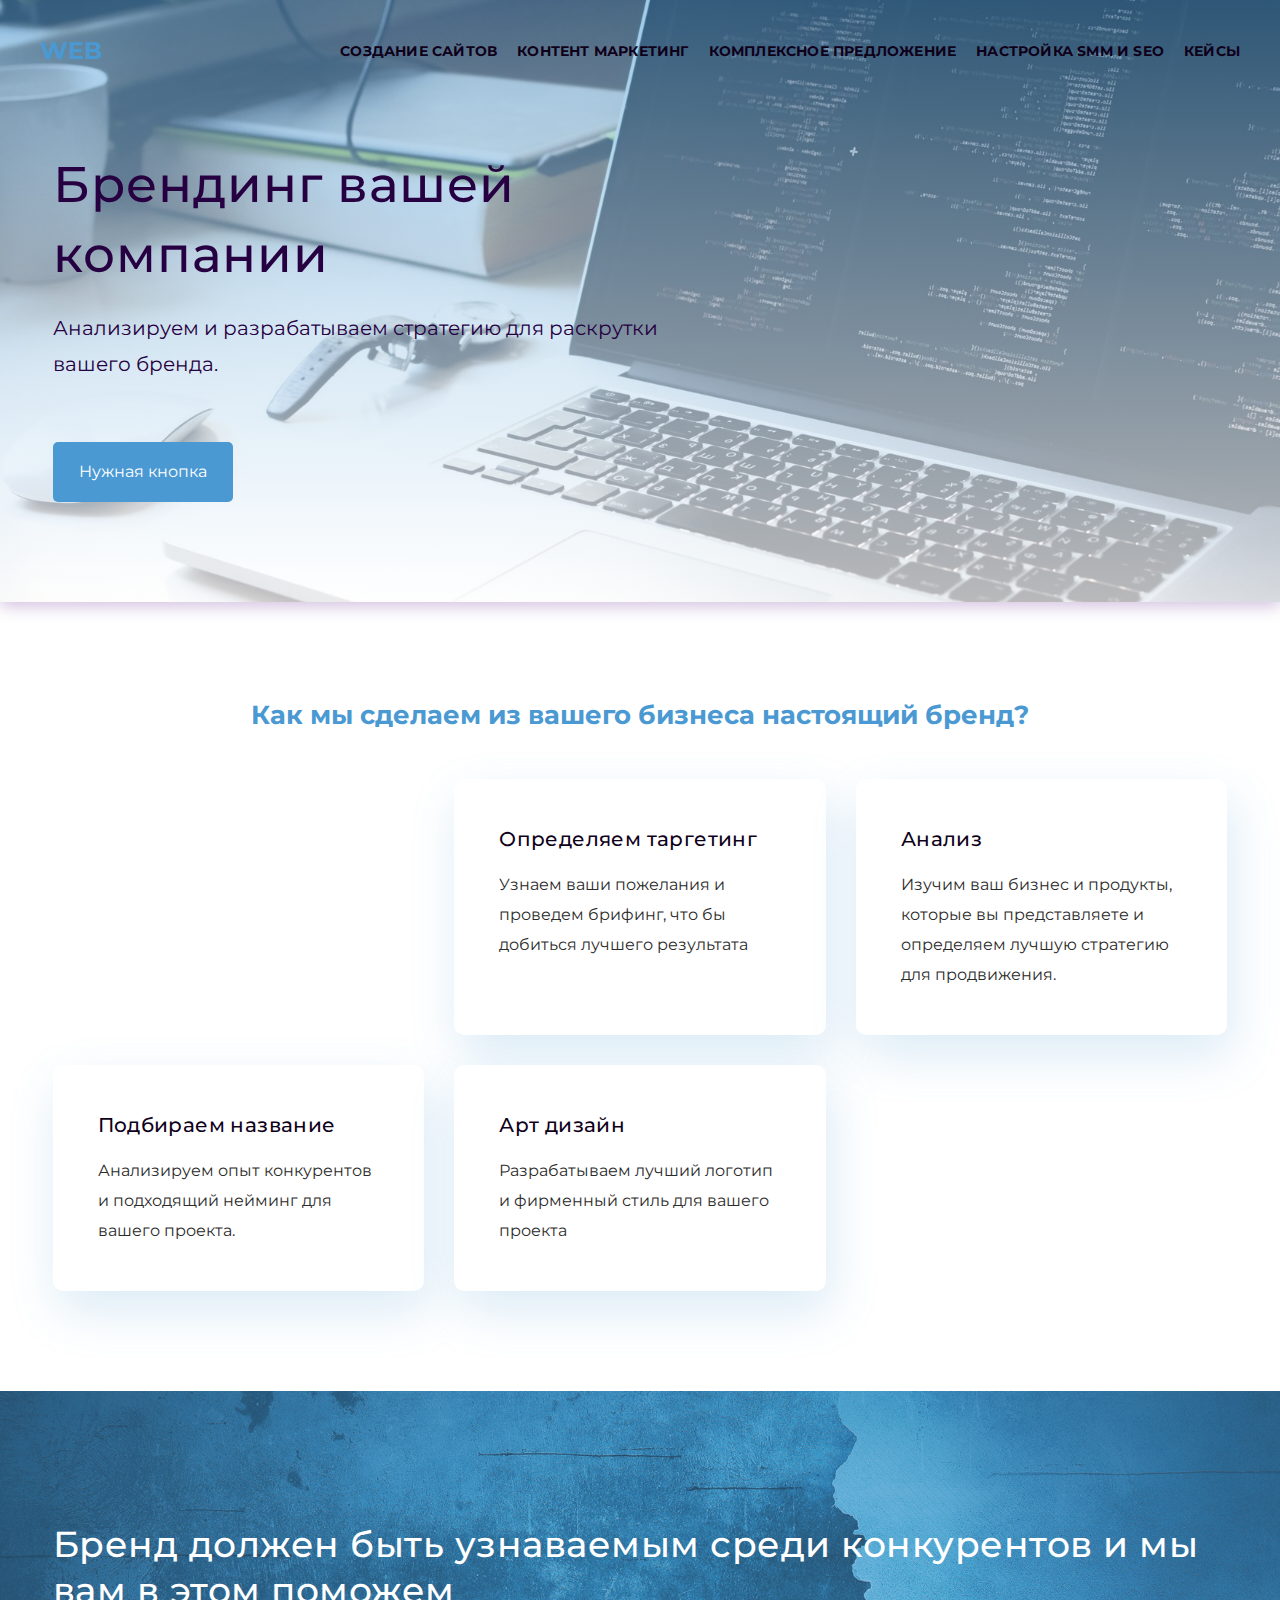
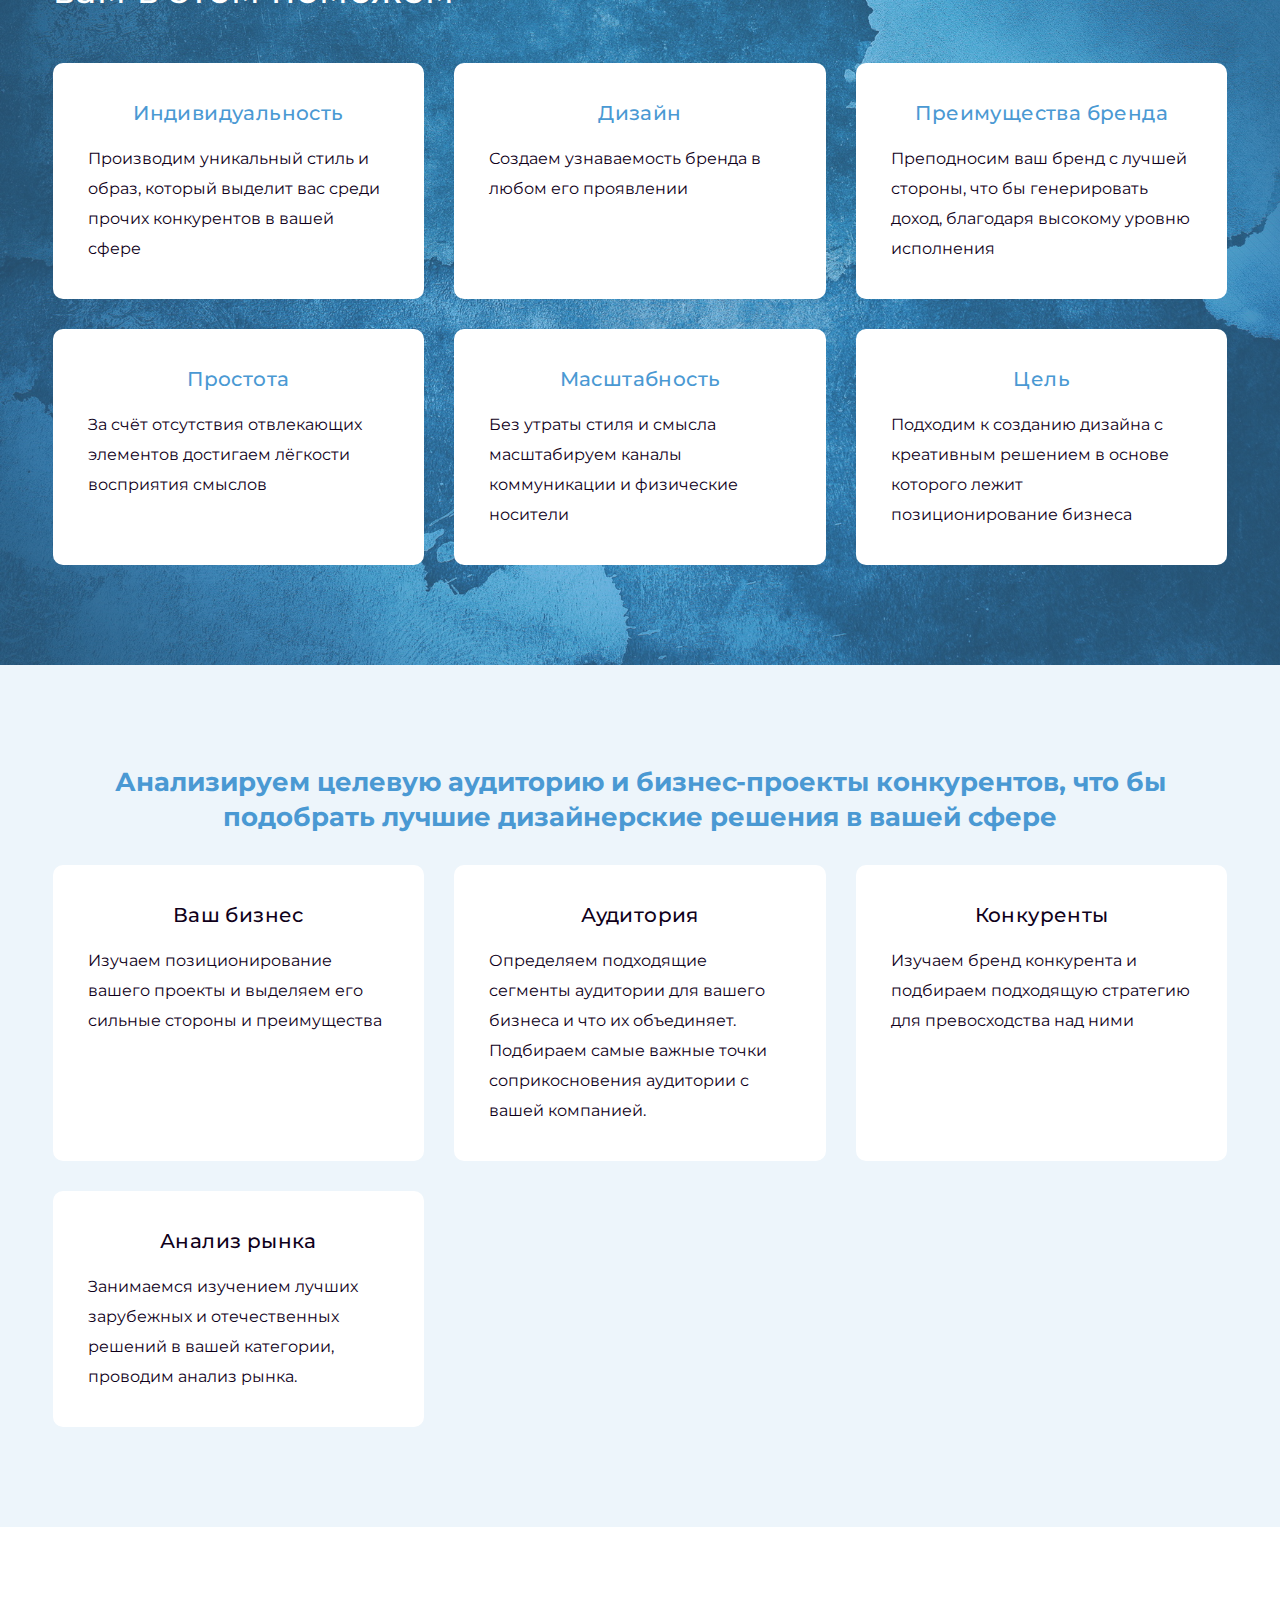
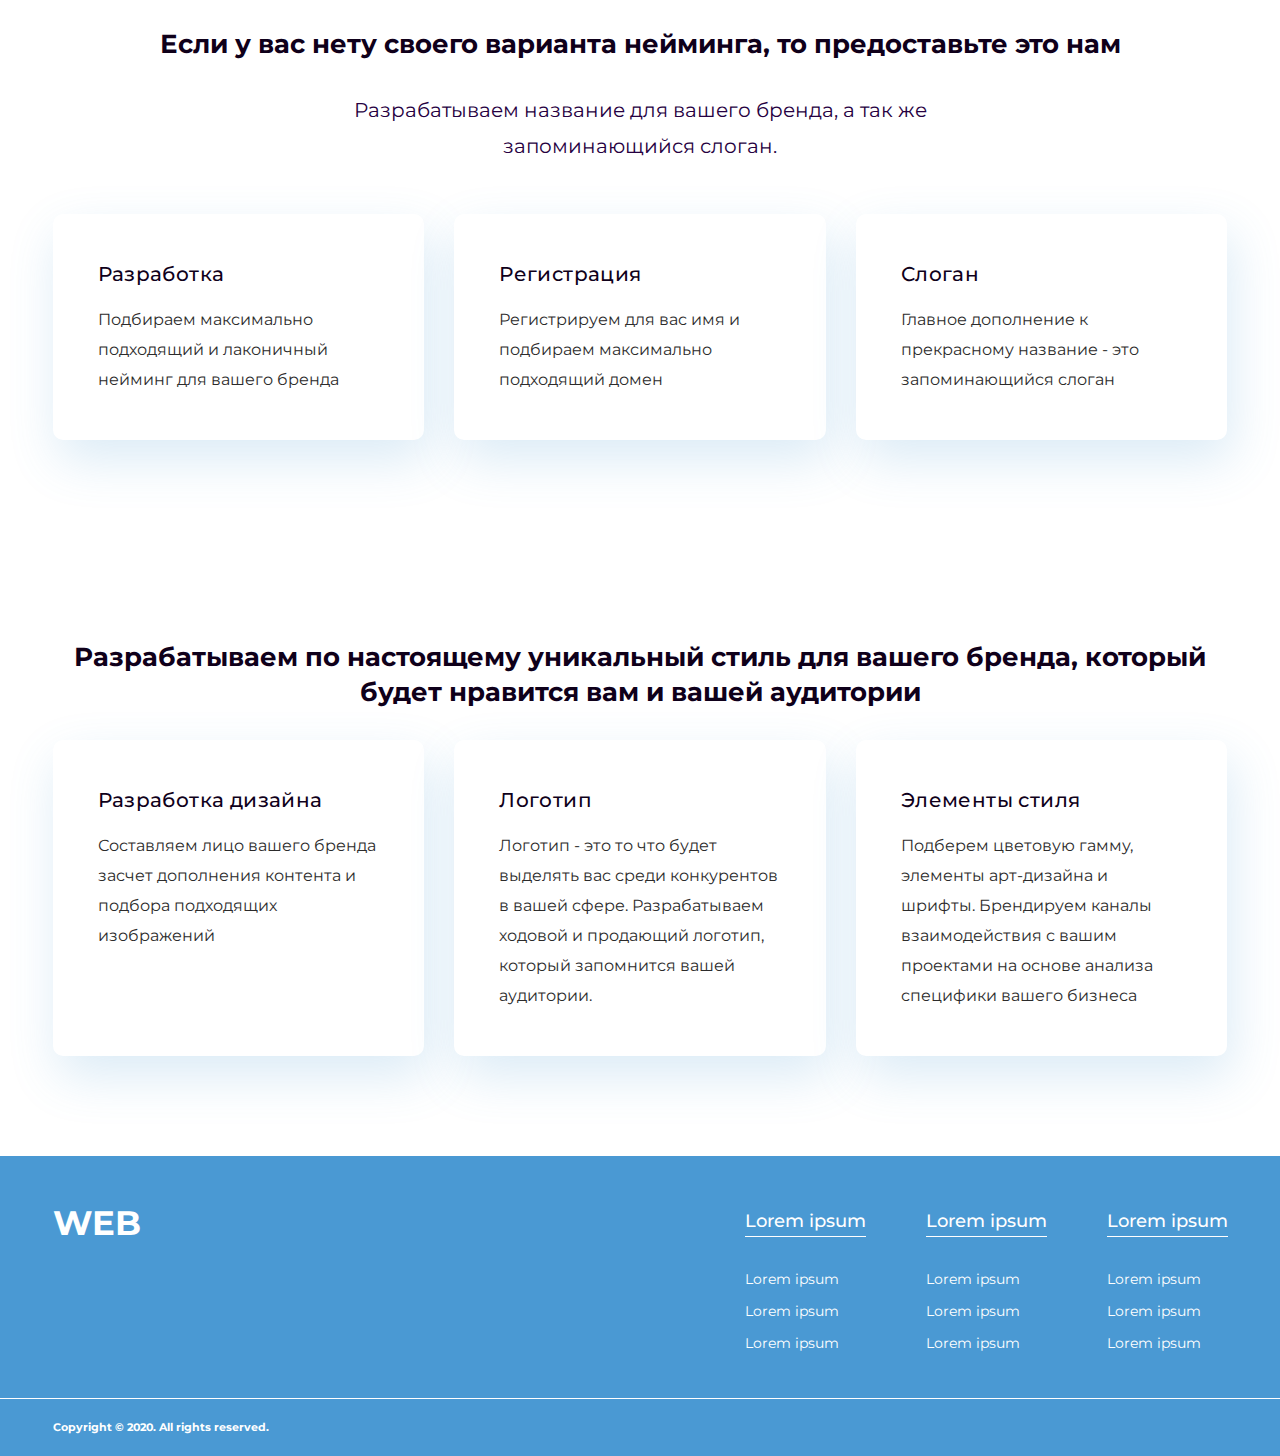
<file: brand.html>
<!DOCTYPE html>
<html lang="ru">

<head>
  <meta charset="UTF-8">
  <meta http-equiv="X-UA-Compatible" content="IE=edge">
  <meta name="viewport" content="width=device-width, initial-scale=1.0">
  <title>Брендинг вашей компании</title>

  <link rel="preconnect" href="https://fonts.googleapis.com">
  <link rel="preconnect" href="https://fonts.gstatic.com" crossorigin>
  <link href="https://fonts.googleapis.com/css2?family=Montserrat:wght@400;500;600;700&display=swap" rel="stylesheet">
  <link rel="stylesheet" href="normalize.css">
  <link rel="stylesheet" href="style.css">
</head>

<body>
  <header class="header">
    <div class="header-container">
      <a class="logo">WEB</a>
      <nav class="nav">
        <ul>
          <li><a href="#">Создание сайтов</a></li>
          <li><a href="#">Контент маркетинг</a></li>
          <li><a href="#">Комплексное предложение</a></li>
          <li><a href="#">Настройка smm и seo</a></li>
          <li><a href="#">Кейсы</a></li>
        </ul>
      </nav>
    </div>
  </header>

  <main>
    <section class="about">
      <div class="container">
        <h1 class="h1">Брендинг вашей компании</h1>
        <p class="about-text">Анализируем и разрабатываем стратегию для раскрутки вашего бренда.</p>
        <button class="about-btn">Нужная кнопка</button>
      </div>
    </section>

    <section class="biz-brand">
      <div class="container">
        <h2 class="section-heading">Как мы сделаем из вашего бизнеса настоящий бренд?</h2>
        <div class="biz-brand-list">
          <div></div>
          <div class="biz-brand-card">
            <div class="biz-brand-title">Определяем таргетинг</div>
            <div class="biz-brand-text">Узнаем ваши пожелания и проведем брифинг, что бы добиться лучшего результата
            </div>
          </div>

          <div class="biz-brand-card">
            <div class="biz-brand-title">Анализ</div>
            <div class="biz-brand-text">Изучим ваш бизнес и продукты, которые вы представляете и определяем лучшую
              стратегию для продвижения.</div>
          </div>

          <div class="biz-brand-card">
            <div class="biz-brand-title">Подбираем название</div>
            <div class="biz-brand-text">Анализируем опыт конкурентов и подходящий нейминг для вашего проекта.</div>
          </div>

          <div class="biz-brand-card">
            <div class="biz-brand-title">Арт дизайн</div>
            <div class="biz-brand-text">Разрабатываем лучший логотип и фирменный стиль для вашего проекта</div>
          </div>
        </div>

      </div>
    </section>

    <section class="design">
      <div class="container">
        <h2 class="section-heading">Бренд должен быть узнаваемым среди конкурентов и мы вам в этом поможем</h2>
        <div class="design-list">
          <div class="design-card">
            <div class="design-card-title">Индивидуальность</div>
            <div class="design-card-text">Производим уникальный стиль и образ, который выделит вас среди прочих
              конкурентов в вашей сфере</div>
          </div>



          <div class="design-card">
            <div class="design-card-title">Дизайн
            </div>
            <div class="design-card-text">Создаем узнаваемость бренда в любом его проявлении
            </div>
          </div>



          <div class="design-card">
            <div class="design-card-title">Преимущества бренда</div>
            <div class="design-card-text">Преподносим ваш бренд с лучшей стороны, что бы генерировать доход, благодаря
              высокому уровню исполнения</div>
          </div>



          <div class="design-card">
            <div class="design-card-title">Простота
            </div>
            <div class="design-card-text">За счёт отсутствия отвлекающих элементов достигаем лёгкости восприятия смыслов

            </div>
          </div>



          <div class="design-card">
            <div class="design-card-title">Масштабность</div>
            <div class="design-card-text">Без утраты стиля и смысла масштабируем каналы коммуникации и физические
              носители
            </div>
          </div>



          <div class="design-card">
            <div class="design-card-title">Цель</div>
            <div class="design-card-text">Подходим к созданию дизайна с креативным решением в основе которого лежит
              позиционирование бизнеса

            </div>
          </div>

        </div>
      </div>
    </section>

    <section class="filling">
      <div class="container">
        <h2 class="section-heading">Анализируем целевую аудиторию и бизнес-проекты конкурентов, что бы подобрать лучшие
          дизайнерские решения в вашей сфере</h2>
        <!-- <div class="section-text">
          Мы тестируем и подбираем нужный контент для вашего сайта, что бы он был понятен каждому потенциальному клиенту
        </div> -->
        <div class="filling-list">
          <div class="filling-card">
            <div class="filling-card-title">Ваш бизнес
            </div>
            <div class="filling-card-text">Изучаем позиционирование вашего проекты и выделяем его сильные стороны и
              преимущества
            </div>
          </div>

          <div class="filling-card">
            <div class="filling-card-title">Аудитория
            </div>
            <div class="filling-card-text">Определяем подходящие сегменты аудитории для вашего бизнеса и что их
              объединяет. Подбираем самые важные точки соприкосновения аудитории с вашей компанией.
            </div>
          </div>

          <div class="filling-card">
            <div class="filling-card-title">Конкуренты</div>
            <div class="filling-card-text">Изучаем бренд конкурента и подбираем подходящую стратегию для превосходства
              над ними
            </div>
          </div>

          <div class="filling-card">
            <div class="filling-card-title">Анализ рынка</div>
            <div class="filling-card-text">Занимаемся изучением лучших зарубежных и отечественных решений в вашей
              категории, проводим анализ рынка.
            </div>
          </div>
        </div>
      </div>
    </section>

    <section class="naming">
      <div class="container">
        <h2 class="naming-heading">Если у вас нету своего варианта нейминга, то предоставьте это нам
        </h2>

        <div class="section-text">
          Разрабатываем название для вашего бренда, а так же запоминающийся слоган.
        </div>

        <div class="naming-list">

          <div class="biz-brand-card">
            <div class="biz-brand-title">Разработка</div>
            <div class="biz-brand-text">Подбираем максимально подходящий и лаконичный нейминг для вашего бренда</div>
          </div>

          <div class="biz-brand-card">
            <div class="biz-brand-title">Регистрация</div>
            <div class="biz-brand-text">Регистрируем для вас имя и подбираем максимально подходящий домен</div>
          </div>

          <div class="biz-brand-card">
            <div class="biz-brand-title">Слоган</div>
            <div class="biz-brand-text">Главное дополнение к прекрасному название - это запоминающийся слоган</div>
          </div>

        </div>
      </div>
    </section>

    <section class="naming">
      <div class="container">
        <h2 class="naming-heading">Разрабатываем по настоящему уникальный стиль для вашего бренда, который будет нравится вам и вашей аудитории

        </h2>

        

        <div class="naming-list">

          <div class="biz-brand-card">
            <div class="biz-brand-title">Разработка дизайна</div>
            <div class="biz-brand-text">Составляем лицо вашего бренда засчет дополнения контента и подбора подходящих изображений
            </div>
          </div>

          <div class="biz-brand-card">
            <div class="biz-brand-title">Логотип</div>
            <div class="biz-brand-text">Логотип - это то что будет выделять вас среди конкурентов в вашей сфере. 
              Разрабатываем ходовой и продающий логотип, который запомнится вашей аудитории.
              </div>
          </div>

          <div class="biz-brand-card">
            <div class="biz-brand-title">Элементы стиля</div>
            <div class="biz-brand-text">Подберем цветовую гамму, элементы арт-дизайна и шрифты. Брендируем каналы взаимодействия с вашим проектами на основе анализа специфики вашего бизнеса</div>
          </div>

        </div>
      </div>
    </section>

  </main>
  <footer class="footer">
    <div class="footer-container">
      <div class="footer-logo">WEB</div>
      <div class="footer-nav-zip">
        <div class="footer-nav">
          <div class="footer-nav-title">Lorem ipsum</div>
          <div class="footer-nav-text">Lorem ipsum</div>
          <div class="footer-nav-text">Lorem ipsum</div>
          <div class="footer-nav-text">Lorem ipsum</div>
        </div>

        <div class="footer-nav">
          <div class="footer-nav-title">Lorem ipsum</div>
          <div class="footer-nav-text">Lorem ipsum</div>
          <div class="footer-nav-text">Lorem ipsum</div>
          <div class="footer-nav-text">Lorem ipsum</div>
        </div>

        <div class="footer-nav">
          <div class="footer-nav-title">Lorem ipsum</div>
          <div class="footer-nav-text">Lorem ipsum</div>
          <div class="footer-nav-text">Lorem ipsum</div>
          <div class="footer-nav-text">Lorem ipsum</div>
        </div>
      </div>
    </div>
    <div class="footer-copyright">
      <div class="footer-copyright-zip">
        <div class="copyright">Copyright © 2020. All rights reserved.</div>
      </div>

    </div>
  </footer>
</body>

</html>
</file>
<file: style.css>
* {
  box-sizing: border-box;
}

body {
  font-size: 16px;
  line-height: 30px;
  font-family: 'Montserrat', sans-serif;
  font-weight: normal;
  color: #ffffff;
}

main {
  color: #2c2b2b;

}

img {
  max-width: 100%;
  height: auto;
}

a {
  text-decoration: none;
}

section {
  padding-top: 100px;
  padding-bottom: 100px;
  padding-right: 20px;
  padding-left: 20px;
}

.container {
  margin: 0 auto;
  max-width: 1175px;

}

.header {
  position: absolute;
  width: 100%;
  padding-top: 20px;
  padding-bottom: 20px;
}

.header-container {
  margin: 0 auto;
  max-width: 1200px;
  display: flex;
  align-items: center;
  justify-content: space-between;
}

.logo {
  font-weight: bold;
  font-size: 24px;
  line-height: 32px;
  letter-spacing: 0.1px;
  color: #4A99D3;
}

.nav ul {
  display: flex;
}

.nav ul li {
  list-style-type: none;
  margin-left: 20px;
}

.nav ul li a {
  color: #0F001A;
  text-transform: uppercase;
  font-weight: bold;
  font-size: 14px;
  line-height: 24px;
  text-align: center;
  letter-spacing: 0.2px;
}

.nav ul li a:hover {
  color: #4A99D3;
}

.about {
  /* background: linear-gradient(#4a9ad346, rgba(74, 153, 211, 0)),
    linear-gradient(0deg, #FFFFFF, #FFFFFF); */
  background: linear-gradient(0deg, rgba(255, 255, 255, 0.7) 0%, rgba(74, 153, 211, 0.5) 100%), url(img/57362298dd089583598b.jpg);
  background-repeat: no-repeat;
  background-size: cover;
  box-shadow: 0px 4px 16px rgba(75, 0, 129, 0.26);
  padding-top: 150px;
}


.h1 {
  max-width: 636px;
  font-weight: 500;
  font-size: 50px;
  line-height: 70px;
  letter-spacing: 0.02em;
  color: #260041;
  margin-top: 0;
  margin-bottom: 14px;
}

.about-text {
  font-size: 20px;
  line-height: 36px;
  color: #260041;
  max-width: 636px;
  margin-bottom: 60px;
}

.about-btn {
  width: 180px;
  height: 60px;
  background: #4A99D3;
  border-radius: 5px;
  outline: none;
  border: none;
  color: #ffffff;
}




.services-list {
  padding-left: 105px;
  display: grid;
  grid-template-columns: 1fr 1fr;
}

.services-list-one {
  position: relative;
  display: flex;
  flex-direction: column;
  align-items: center;
  justify-content: center;
}

.services-title {
  position: absolute;
  top: 0;
  left: 0;
  font-weight: 500;
  font-size: 36px;
  line-height: 46px;
  letter-spacing: 0.05em;
  color: #260041;
  margin-top: 0;
}

.service-l {
  margin-top: 105px;
}

.service {
  background: #FFFFFF;
  box-shadow: 5px 20px 50px rgba(74, 153, 211, 0.2);
  border-radius: 10px;
  padding: 45px;
  max-width: 380px;
}

.service svg {
  margin-bottom: 55px;
}

.service-title {
  font-weight: 500;
  font-size: 20px;
  line-height: 30px;
  letter-spacing: 0.02em;
  color: #0F001A;
  margin-bottom: 16px;
}

.service-text {
  font-size: 16px;
  line-height: 26px;
  color: #0f001abe;
  margin-bottom: 60px;
}

.service-link {
  display: flex;
  align-items: center;
}

.service span {
  font-weight: 500;
  font-size: 14px;
  line-height: 30px;
  letter-spacing: 0.05em;
  color: #4A99D3
}

.service-link svg {
  margin-bottom: 0;
  margin-left: 15px;
}

.advantages {
  background: rgba(74, 153, 211, 0.1);
}

.advantages-title {
  font-weight: bold;
  font-size: 26px;
  line-height: 27px;
  text-align: center;
  color: #4A99D3;
  margin-top: 0;
  margin-bottom: 88px;
}

.advantages-list {
  display: grid;
  grid-template-columns: 1fr 1fr 1fr;
  gap: 105px;
  max-width: 950px;
  margin-right: auto;
  margin-left: auto;
}

.advantage {
  display: flex;
  flex-direction: column;
  align-items: center;
}

.advantage-title {
  margin-top: 30px;
  margin-bottom: 10px;
  font-weight: 500;
  font-size: 18px;
  line-height: 19px;
  color: #0F001A;
}

.advantage-text {
  font-size: 16px;
  line-height: 26px;
  text-align: center;
  color: #0F001A;
}

.filling {
  background: rgba(74, 153, 211, 0.1);
}

.filling .section-heading {
  font-weight: bold;
  font-size: 26px;
  line-height: 35px;
  text-align: center;
  color: #4A99D3;
  margin-top: 0;
  margin-bottom: 30px;
}

.section-text {
  font-size: 20px;
  line-height: 36px;
  color: #260041;
  max-width: 600px;
  text-align: center;
  margin-right: auto;
  margin-left: auto;
  margin-bottom: 50px;
}

.filling-list {
  display: grid;
  grid-template-columns: 1fr 1fr 1fr;
  gap: 30px;
}

.filling-card {
  background: #ffffff;
  border-radius: 10px;
  padding: 35px;
  color: #0F001A;
}

.filling-card-title {
  font-weight: 500;
  font-size: 20px;
  line-height: 30px;
  letter-spacing: 0.02em;
  color: #0F001A;
  margin-bottom: 16px;
  text-align: center;
}

.design {
  background: radial-gradient(circle, rgba(74, 153, 211, 0.5) 0%, rgba(74, 153, 211, 0.5) 100%), url(img/pictures_1920x1200_2010_Photoshop_Blue_background_025242_.jpg);
  background-repeat: no-repeat;
  background-size: cover;
}

.design .section-heading {
  font-weight: 500;
  font-size: 36px;
  line-height: 46px;
  letter-spacing: 0.5px;
  color: #ffffff;
  margin-bottom: 50px;
}

.design-list {
  display: grid;
  grid-template-columns: 1fr 1fr 1fr;
  gap: 30px;
}

.design-card {
  background: #ffffff;
  border-radius: 10px;
  padding: 35px;
  color: #0F001A;
}

.design-card-title {
  font-weight: 500;
  font-size: 20px;
  line-height: 30px;
  letter-spacing: 0.02em;
  color: #4A99D3;
  margin-bottom: 16px;
  text-align: center;
}

.results {
  background: rgba(74, 153, 211, 0.1);
}

.results .section-heading {
  font-weight: bold;
  font-size: 26px;
  line-height: 27px;
  text-align: center;
  color: #4A99D3;
  margin-top: 0;
  margin-bottom: 30px;
}

.results-list {
  display: grid;
  grid-template-columns: 1fr 1fr 1fr;
  gap: 30px;
}

.results-card {
  background: #ffffff;
  border-radius: 10px;
  padding: 35px;
  color: #0F001A;
}

.results-card-title {
  font-weight: 500;
  font-size: 20px;
  line-height: 30px;
  letter-spacing: 0.02em;
  color: #0F001A;
  margin-bottom: 16px;
  text-align: center;
}

.prices {
  background: rgba(74, 153, 211, 0.1);
}

.prices-title {
  color: #4A99D3;
  text-align: center;
  font-size: 26px;
  line-height: 27px;
  margin-top: 0;
  margin-bottom: 50px;
}

.categories {
  display: flex;
  align-items: center;
  justify-content: center;
  width: 600px;
  margin-right: auto;
  margin-left: auto;
  margin-bottom: 50px;
}

.category {
  width: 300px;
  height: 80px;
  background: #ffffff;
  display: flex;
  align-items: center;
  justify-content: center;
  border: none;
  font-size: 20px;
}

.category:first-child {
  border-radius: 10px 0px 0px 10px;
}

.category:last-child {
  border-radius: 0px 10px 10px 0px;
}

.category.active {
  background: #4A99D3;
  color: #ffffff;
}

.price-list {
  display: grid;
  grid-template-columns: 1fr 1fr 1fr;
  gap: 50px;

}

.price-card {
  background: #ffffff;
  border-radius: 10px;
  padding: 35px;
  color: #0F001A;
}

.price-name {
  font-weight: 500;
  font-size: 20px;
  line-height: 30px;
  letter-spacing: 0.02em;
  color: #0F001A;
  margin-bottom: 16px;
}

.price-description {
  font-size: 16px;
  line-height: 150%;
  margin-bottom: 30px;
}

.price {
  color: #4A99D3;
  font-weight: 600;
  font-size: 36px;
  line-height: 32px;
  margin-bottom: 60px;
}

.price-func {
  display: flex;
  align-items: center;
  margin-bottom: 10px;
}

.price-func svg {
  margin-right: 30px;
}

.price-func-text {
  color: #0F001A;
  opacity: 0.8;
  font-weight: 500;
}

.reviews-title {
  font-weight: bold;
  font-size: 26px;
  line-height: 27px;
  text-align: center;
  color: #0F001A;
  margin-top: 0;
  margin-bottom: 130px;
}

.reviews-list {
  display: flex;
  align-items: center;
  justify-content: center;
  margin-bottom: 40px;
}

.review {
  width: 418px;
  margin-right: 50px;
  margin-left: 50px;
}

.review-icon {
  margin-bottom: 40px;
}

.review-text {
  font-size: 16px;
  line-height: 24px;
  color: #0F001A;
  opacity: 0.8;
  margin-bottom: 40px;
}

.review-name {
  font-weight: 500;
  font-size: 18px;
  line-height: 19px;
  color: #0F001A;
}

.reviews-buttons {
  box-shadow: 0px 4px 16px rgba(0, 0, 0, 0.1);
  border-radius: 4px;
  display: flex;
  align-items: center;
  justify-content: right;
  width: 160px;
  margin-right: 0;
  margin-left: auto;
}

.review-btn {
  width: 80px;
  height: 80px;
  border: none;
  background: #FFFFFF;
}

.review-btn svg {
  fill: #4A99D3;
}

.review-btn:hover {
  background: #4A99D3;
}

.review-btn:hover svg {
  fill: #ffffff;
}

.footer {
  background: #4A99D3;
}

.footer-container {
  margin: 0 auto;
  max-width: 1175px;
  padding-top: 50px;
  padding-bottom: 30px;
  display: flex;
  justify-content: space-between;

}

.footer-logo {
  font-weight: bold;
  font-size: 34px;
  line-height: 35px;
  color: #FFFFFF;
}

.footer-nav-zip {
  display: flex;
}

.footer-nav {
  margin-left: 60px;
}

.footer-nav-title {
  font-weight: 500;
  font-size: 18px;
  line-height: 30px;
  display: flex;
  color: #FFFFFF;
  border-bottom: 1px solid #ffffff;
  margin-bottom: 35px;
}

.footer-nav-text {
  font-size: 14px;
  line-height: 14px;
  margin-bottom: 18px;
}

.footer-copyright {
  border-top: 1px solid #ffffff;
  padding-top: 23px;
  padding-bottom: 23px;
}

.footer-copyright-zip {
  margin: 0 auto;
  max-width: 1175px;
}

.copyright {
  font-weight: bold;
  font-size: 11px;
  line-height: 11px;
  display: flex;
  align-items: center;
  color: #FFFFFF;
}

/* design */
.biz-brand .section-heading {
  font-weight: bold;
  font-size: 26px;
  line-height: 27px;
  text-align: center;
  color: #4A99D3;
  margin-top: 0;
  margin-bottom: 50px;
}

.biz-brand-list {
  display: grid;
  grid-template-columns: 1fr 1fr 1fr;
  gap: 30px;
}

.biz-brand-card {
  background: #FFFFFF;
  box-shadow: 5px 20px 50px rgba(74, 153, 211, 0.2);
  border-radius: 10px;
  padding: 45px;
  max-width: 380px;
}

.biz-brand-title {
  font-weight: 500;
  font-size: 20px;
  line-height: 30px;
  letter-spacing: 0.02em;
  color: #0F001A;
  margin-bottom: 16px;
}

.naming-heading {
  font-weight: bold;
  font-size: 26px;
  line-height: 35px;
  text-align: center;
  color: #0F001A;
  margin-top: 0;
  margin-bottom: 30px;
  margin-left: auto;
  margin-right: auto;
}

.naming-list {
  display: grid;
  grid-template-columns: 1fr 1fr 1fr;
  gap: 30px;
}

.naming-card {
  box-shadow: 5px 20px 50px rgb(74 153 211 / 20%);
  border-radius: 10px;
  padding: 50px;
}
.naming-title {
  
}
</file>
